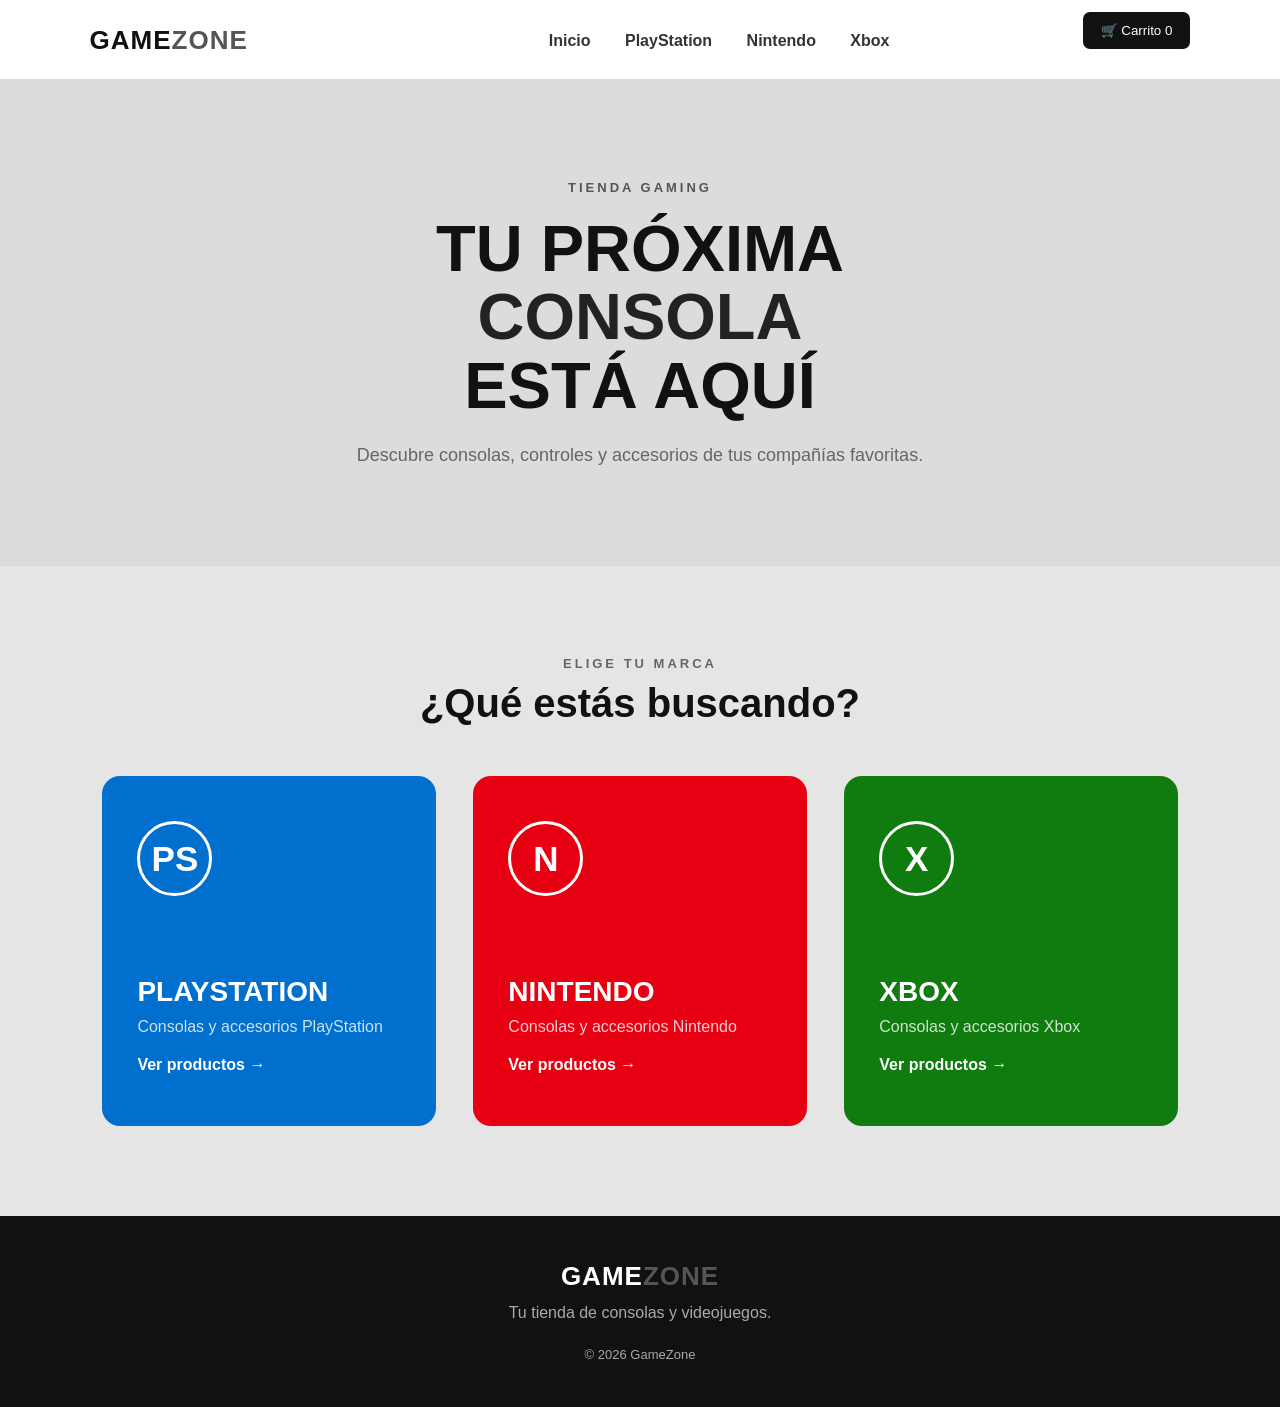
<file: Proyectos/Consolas/index.html>
<!DOCTYPE html>
<html lang="es">
<head>
    <meta charset="UTF-8">
    <meta name="viewport" content="width=device-width, initial-scale=1.0">

    <title>GameZone | Tienda de Consolas</title>

    <link rel="stylesheet" href="style.css">
</head>

<body class="inicio">

    <header>

        <div class="logo">
            GAME<span>ZONE</span>
        </div>

        <nav>
            <a href="index.html">Inicio</a>
            <a href="playstation.html">PlayStation</a>
            <a href="nintendo.html">Nintendo</a>
            <a href="xbox.html">Xbox</a>
        </nav>

        <button class="carrito" onclick="mostrarCarrito()">
            🛒 Carrito <span id="cantidad">0</span>
        </button>

    </header>


    <main>

        <section class="hero">

            <div class="hero-texto">

                <p>TIENDA GAMING</p>

                <h1>
                    TU PRÓXIMA
                    <span>CONSOLA</span>
                    ESTÁ AQUÍ
                </h1>

                <p class="descripcion">
                    Descubre consolas, controles y accesorios
                    de tus compañías favoritas.
                </p>

            </div>

        </section>


        <section class="marcas">

            <div class="titulo">

                <p>ELIGE TU MARCA</p>

                <h2>
                    ¿Qué estás buscando?
                </h2>

            </div>


            <div class="marcas-grid">


                <!-- PLAYSTATION -->

                <a href="playstation.html" class="marca playstation">

                    <div class="marca-logo">
                        PS
                    </div>

                    <h3>
                        PLAYSTATION
                    </h3>

                    <p>
                        Consolas y accesorios PlayStation
                    </p>

                    <span>
                        Ver productos →
                    </span>

                </a>


                <!-- NINTENDO -->

                <a href="nintendo.html" class="marca nintendo">

                    <div class="marca-logo">
                        N
                    </div>

                    <h3>
                        NINTENDO
                    </h3>

                    <p>
                        Consolas y accesorios Nintendo
                    </p>

                    <span>
                        Ver productos →
                    </span>

                </a>


                <!-- XBOX -->

                <a href="xbox.html" class="marca xbox">

                    <div class="marca-logo">
                        X
                    </div>

                    <h3>
                        XBOX
                    </h3>

                    <p>
                        Consolas y accesorios Xbox
                    </p>

                    <span>
                        Ver productos →
                    </span>

                </a>

            </div>

        </section>

    </main>


    <footer>

        <div class="logo">
            GAME<span>ZONE</span>
        </div>

        <p>
            Tu tienda de consolas y videojuegos.
        </p>

        <p class="copyright">
            © 2026 GameZone
        </p>

    </footer>


    <script src="script.js"></script>

</body>
</html>
</file>
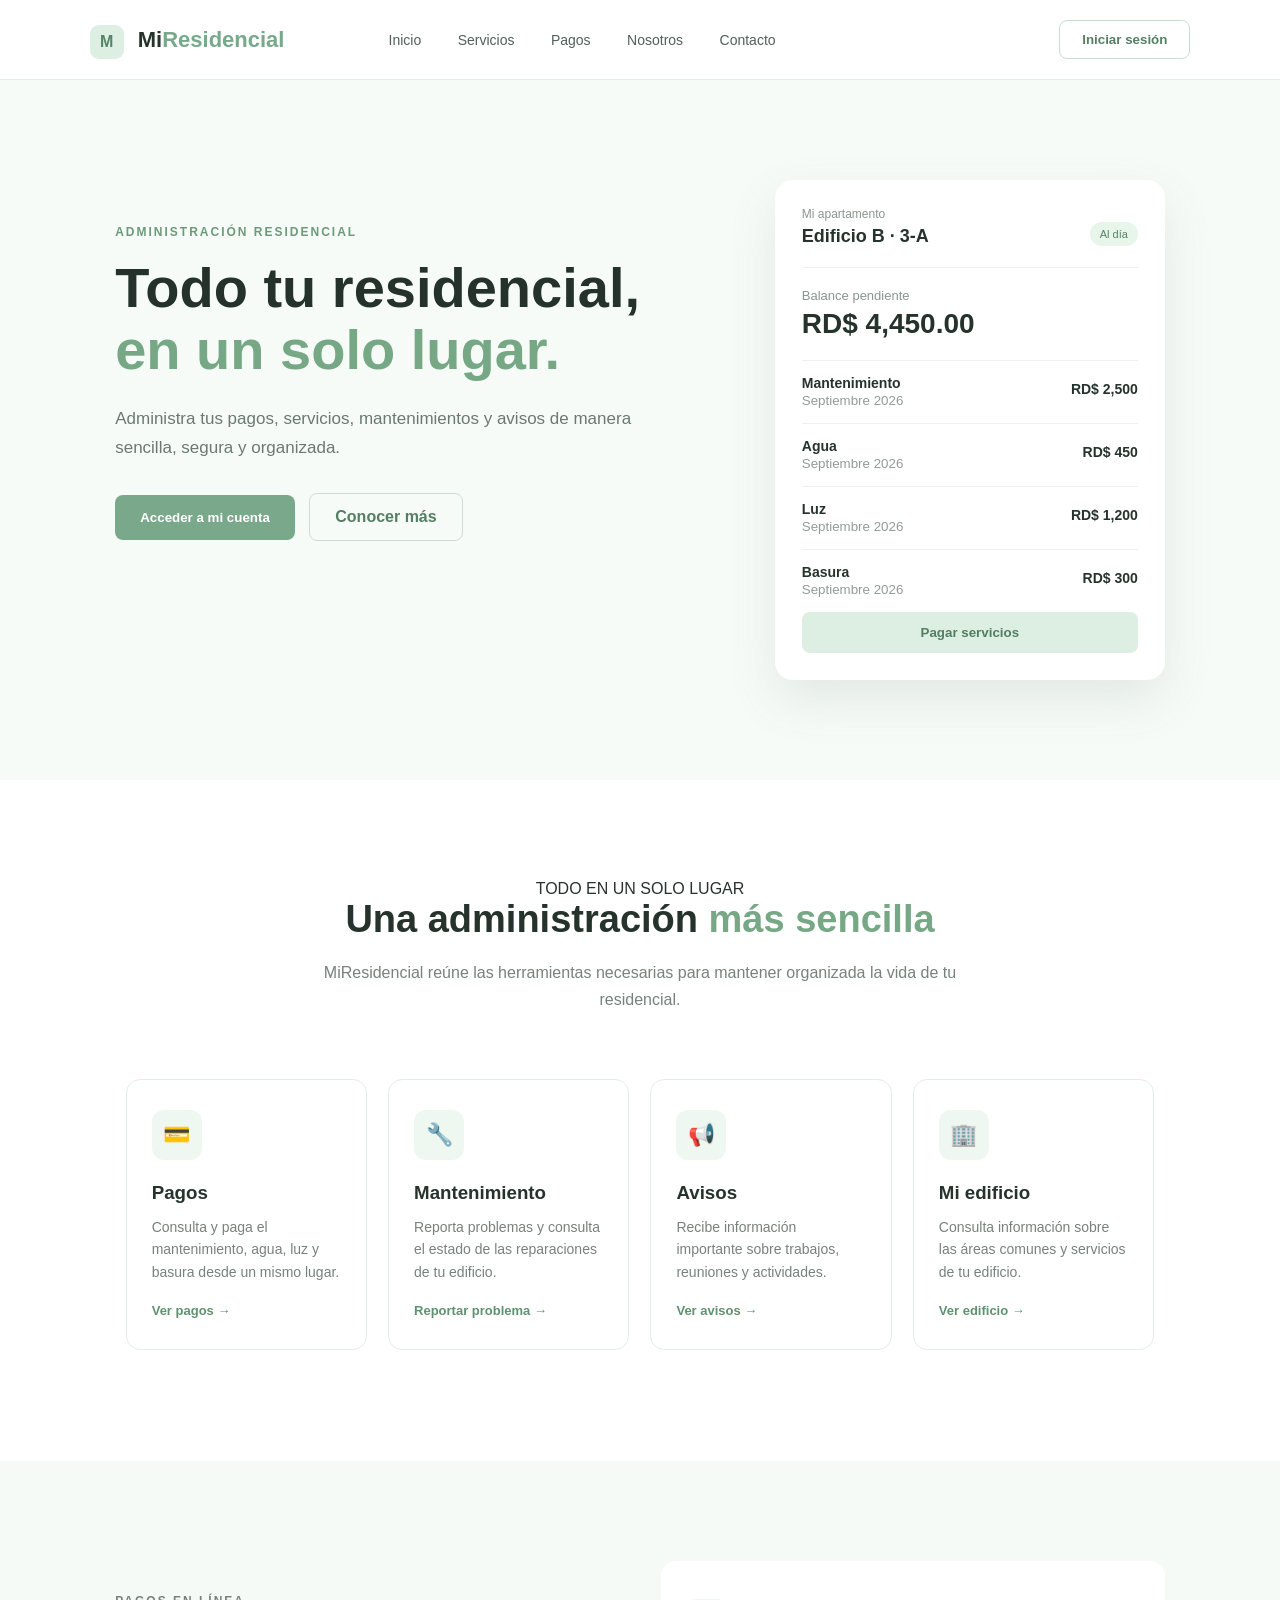
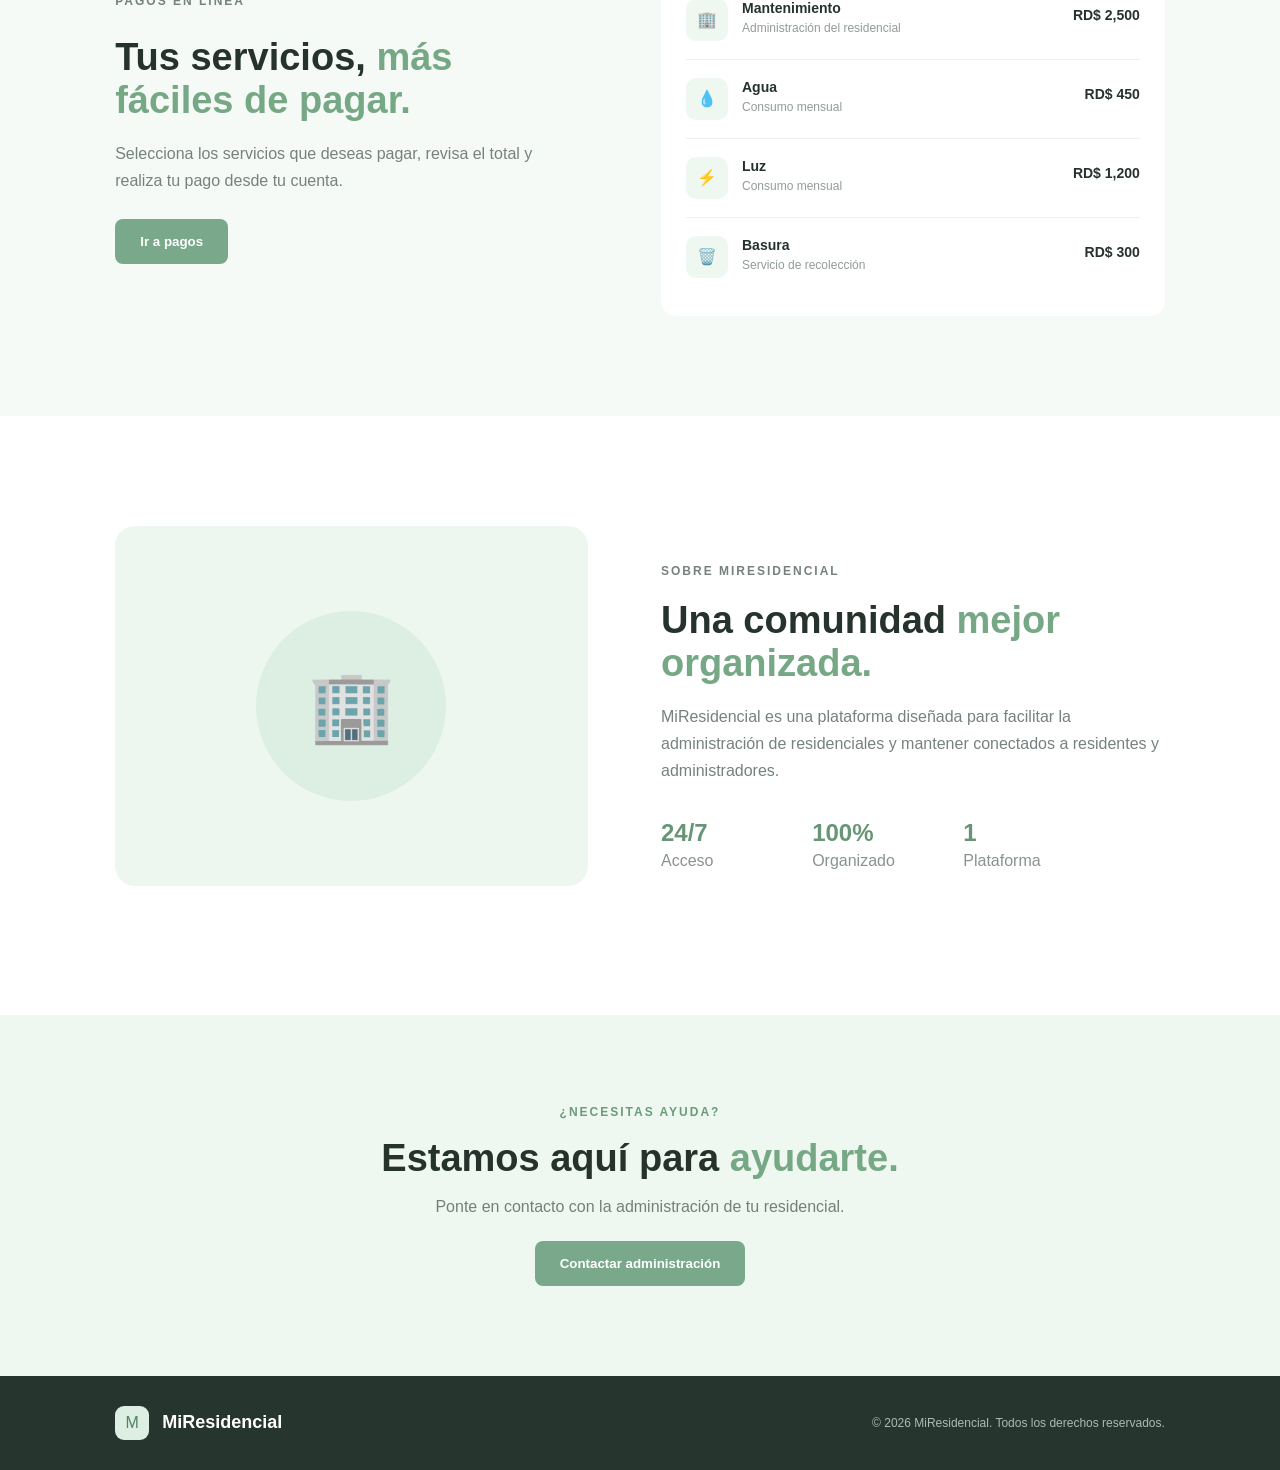
<file: Proyectos/Control de recidencial/index.html>
<!DOCTYPE html>
<html lang="es">
<head>
    <meta charset="UTF-8">
    <meta name="viewport" content="width=device-width, initial-scale=1.0">

    <title>MiResidencial | Administración Residencial</title>

    <link rel="stylesheet" href="style.css">
</head>

<body>

    <!-- ENCABEZADO -->
    <header>

        <div class="logo">
            <span class="icono">M</span>
            <span>Mi<span>Residencial</span></span>
        </div>

        <nav>
            <a href="#inicio">Inicio</a>
            <a href="#servicios">Servicios</a>
            <a href="#pagos">Pagos</a>
            <a href="#nosotros">Nosotros</a>
            <a href="#contacto">Contacto</a>
        </nav>

        <button class="btn-login" onclick="abrirLogin()">
            Iniciar sesión
        </button>

    </header>


    <!-- INICIO -->
    <section class="inicio" id="inicio">

        <div class="contenido-inicio">

            <p class="etiqueta">ADMINISTRACIÓN RESIDENCIAL</p>

            <h1>
                Todo tu residencial,
                <span>en un solo lugar.</span>
            </h1>

            <p class="descripcion">
                Administra tus pagos, servicios, mantenimientos
                y avisos de manera sencilla, segura y organizada.
            </p>

            <div class="botones">

                <button class="btn-principal" onclick="abrirLogin()">
                    Acceder a mi cuenta
                </button>

                <a href="#servicios" class="btn-secundario">
                    Conocer más
                </a>

            </div>

        </div>


        <!-- TARJETA DE RESUMEN -->
        <div class="tarjeta-resumen">

            <div class="encabezado-tarjeta">
                <div>
                    <p>Mi apartamento</p>
                    <h3>Edificio B · 3-A</h3>
                </div>

                <div class="estado">
                    Al día
                </div>
            </div>

            <div class="balance">
                <p>Balance pendiente</p>
                <h2>RD$ 4,450.00</h2>
            </div>

            <div class="servicio">
                <div>
                    <strong>Mantenimiento</strong>
                    <small>Septiembre 2026</small>
                </div>
                <b>RD$ 2,500</b>
            </div>

            <div class="servicio">
                <div>
                    <strong>Agua</strong>
                    <small>Septiembre 2026</small>
                </div>
                <b>RD$ 450</b>
            </div>

            <div class="servicio">
                <div>
                    <strong>Luz</strong>
                    <small>Septiembre 2026</small>
                </div>
                <b>RD$ 1,200</b>
            </div>

            <div class="servicio">
                <div>
                    <strong>Basura</strong>
                    <small>Septiembre 2026</small>
                </div>
                <b>RD$ 300</b>
            </div>

            <button class="btn-pagar" onclick="abrirPago()">
                Pagar servicios
            </button>

        </div>

    </section>


    <!-- SERVICIOS -->
    <section class="servicios" id="servicios">

        <div class="titulo-seccion">
            <p>TODO EN UN SOLO LUGAR</p>

            <h2>
                Una administración
                <span>más sencilla</span>
            </h2>

            <p>
                MiResidencial reúne las herramientas necesarias
                para mantener organizada la vida de tu residencial.
            </p>
        </div>


        <div class="tarjetas-servicios">

            <div class="card">

                <div class="icono-card">💳</div>

                <h3>Pagos</h3>

                <p>
                    Consulta y paga el mantenimiento,
                    agua, luz y basura desde un mismo lugar.
                </p>

                <a href="#pagos">Ver pagos →</a>

            </div>


            <div class="card">

                <div class="icono-card">🔧</div>

                <h3>Mantenimiento</h3>

                <p>
                    Reporta problemas y consulta el estado
                    de las reparaciones de tu edificio.
                </p>

                <a href="#">Reportar problema →</a>

            </div>


            <div class="card">

                <div class="icono-card">📢</div>

                <h3>Avisos</h3>

                <p>
                    Recibe información importante sobre
                    trabajos, reuniones y actividades.
                </p>

                <a href="#">Ver avisos →</a>

            </div>


            <div class="card">

                <div class="icono-card">🏢</div>

                <h3>Mi edificio</h3>

                <p>
                    Consulta información sobre las áreas
                    comunes y servicios de tu edificio.
                </p>

                <a href="#">Ver edificio →</a>

            </div>

        </div>

    </section>


    <!-- PAGOS -->
    <section class="pagos" id="pagos">

        <div class="pagos-contenido">

            <p class="etiqueta">PAGOS EN LÍNEA</p>

            <h2>
                Tus servicios,
                <span>más fáciles de pagar.</span>
            </h2>

            <p>
                Selecciona los servicios que deseas pagar,
                revisa el total y realiza tu pago desde tu cuenta.
            </p>

            <button class="btn-principal" onclick="abrirPago()">
                Ir a pagos
            </button>

        </div>


        <div class="lista-pagos">

            <div class="pago-item">
                <div class="pago-icono">🏢</div>

                <div>
                    <strong>Mantenimiento</strong>
                    <p>Administración del residencial</p>
                </div>

                <span>RD$ 2,500</span>
            </div>


            <div class="pago-item">
                <div class="pago-icono">💧</div>

                <div>
                    <strong>Agua</strong>
                    <p>Consumo mensual</p>
                </div>

                <span>RD$ 450</span>
            </div>


            <div class="pago-item">
                <div class="pago-icono">⚡</div>

                <div>
                    <strong>Luz</strong>
                    <p>Consumo mensual</p>
                </div>

                <span>RD$ 1,200</span>
            </div>


            <div class="pago-item">
                <div class="pago-icono">🗑️</div>

                <div>
                    <strong>Basura</strong>
                    <p>Servicio de recolección</p>
                </div>

                <span>RD$ 300</span>
            </div>

        </div>

    </section>


    <!-- NOSOTROS -->
    <section class="nosotros" id="nosotros">

        <div class="nosotros-imagen">
            <div class="circulo">
                🏢
            </div>
        </div>

        <div class="nosotros-texto">

            <p class="etiqueta">SOBRE MIRESIDENCIAL</p>

            <h2>
                Una comunidad
                <span>mejor organizada.</span>
            </h2>

            <p>
                MiResidencial es una plataforma diseñada para
                facilitar la administración de residenciales y
                mantener conectados a residentes y administradores.
            </p>

            <div class="datos">

                <div>
                    <strong>24/7</strong>
                    <p>Acceso</p>
                </div>

                <div>
                    <strong>100%</strong>
                    <p>Organizado</p>
                </div>

                <div>
                    <strong>1</strong>
                    <p>Plataforma</p>
                </div>

            </div>

        </div>

    </section>


    <!-- CONTACTO -->
    <section class="contacto" id="contacto">

        <p class="etiqueta">¿NECESITAS AYUDA?</p>

        <h2>
            Estamos aquí para
            <span>ayudarte.</span>
        </h2>

        <p>
            Ponte en contacto con la administración
            de tu residencial.
        </p>

        <button class="btn-principal" onclick="mostrarContacto()">
            Contactar administración
        </button>

    </section>


    <!-- PIE DE PÁGINA -->
    <footer>

        <div class="footer-logo">
            <span class="icono">M</span>
            <strong>MiResidencial</strong>
        </div>

        <p>
            © 2026 MiResidencial. Todos los derechos reservados.
        </p>

    </footer>


    <!-- VENTANA DE LOGIN -->
    <div class="modal" id="modalLogin">

        <div class="modal-contenido">

            <button class="cerrar" onclick="cerrarLogin()">×</button>

            <div class="modal-logo">
                <span class="icono">M</span>
                MiResidencial
            </div>

            <h2>Bienvenido</h2>

            <p>Accede a tu cuenta residencial.</p>

            <input type="text" id="usuario" placeholder="Usuario o correo">

            <input type="password" id="password" placeholder="Contraseña">

            <button class="btn-principal btn-modal" onclick="iniciarSesion()">
                Iniciar sesión
            </button>

            <a href="#">¿Olvidaste tu contraseña?</a>

        </div>

    </div>


    <!-- VENTANA DE PAGO -->
    <div class="modal" id="modalPago">

        <div class="modal-contenido pago-modal">

            <button class="cerrar" onclick="cerrarPago()">×</button>

            <p class="etiqueta">PAGO DE SERVICIOS</p>

            <h2>Selecciona qué deseas pagar</h2>

            <label>
                <input type="checkbox" value="2500" class="servicio-check">
                Mantenimiento — RD$ 2,500
            </label>

            <label>
                <input type="checkbox" value="450" class="servicio-check">
                Agua — RD$ 450
            </label>

            <label>
                <input type="checkbox" value="1200" class="servicio-check">
                Luz — RD$ 1,200
            </label>

            <label>
                <input type="checkbox" value="300" class="servicio-check">
                Basura — RD$ 300
            </label>

            <div class="total-pago">
                Total:
                <strong id="totalPago">RD$ 0</strong>
            </div>

            <button class="btn-principal btn-modal" onclick="procesarPago()">
                Continuar al pago
            </button>

        </div>

    </div>


    <script src="script.js"></script>

</body>
</html>
</file>
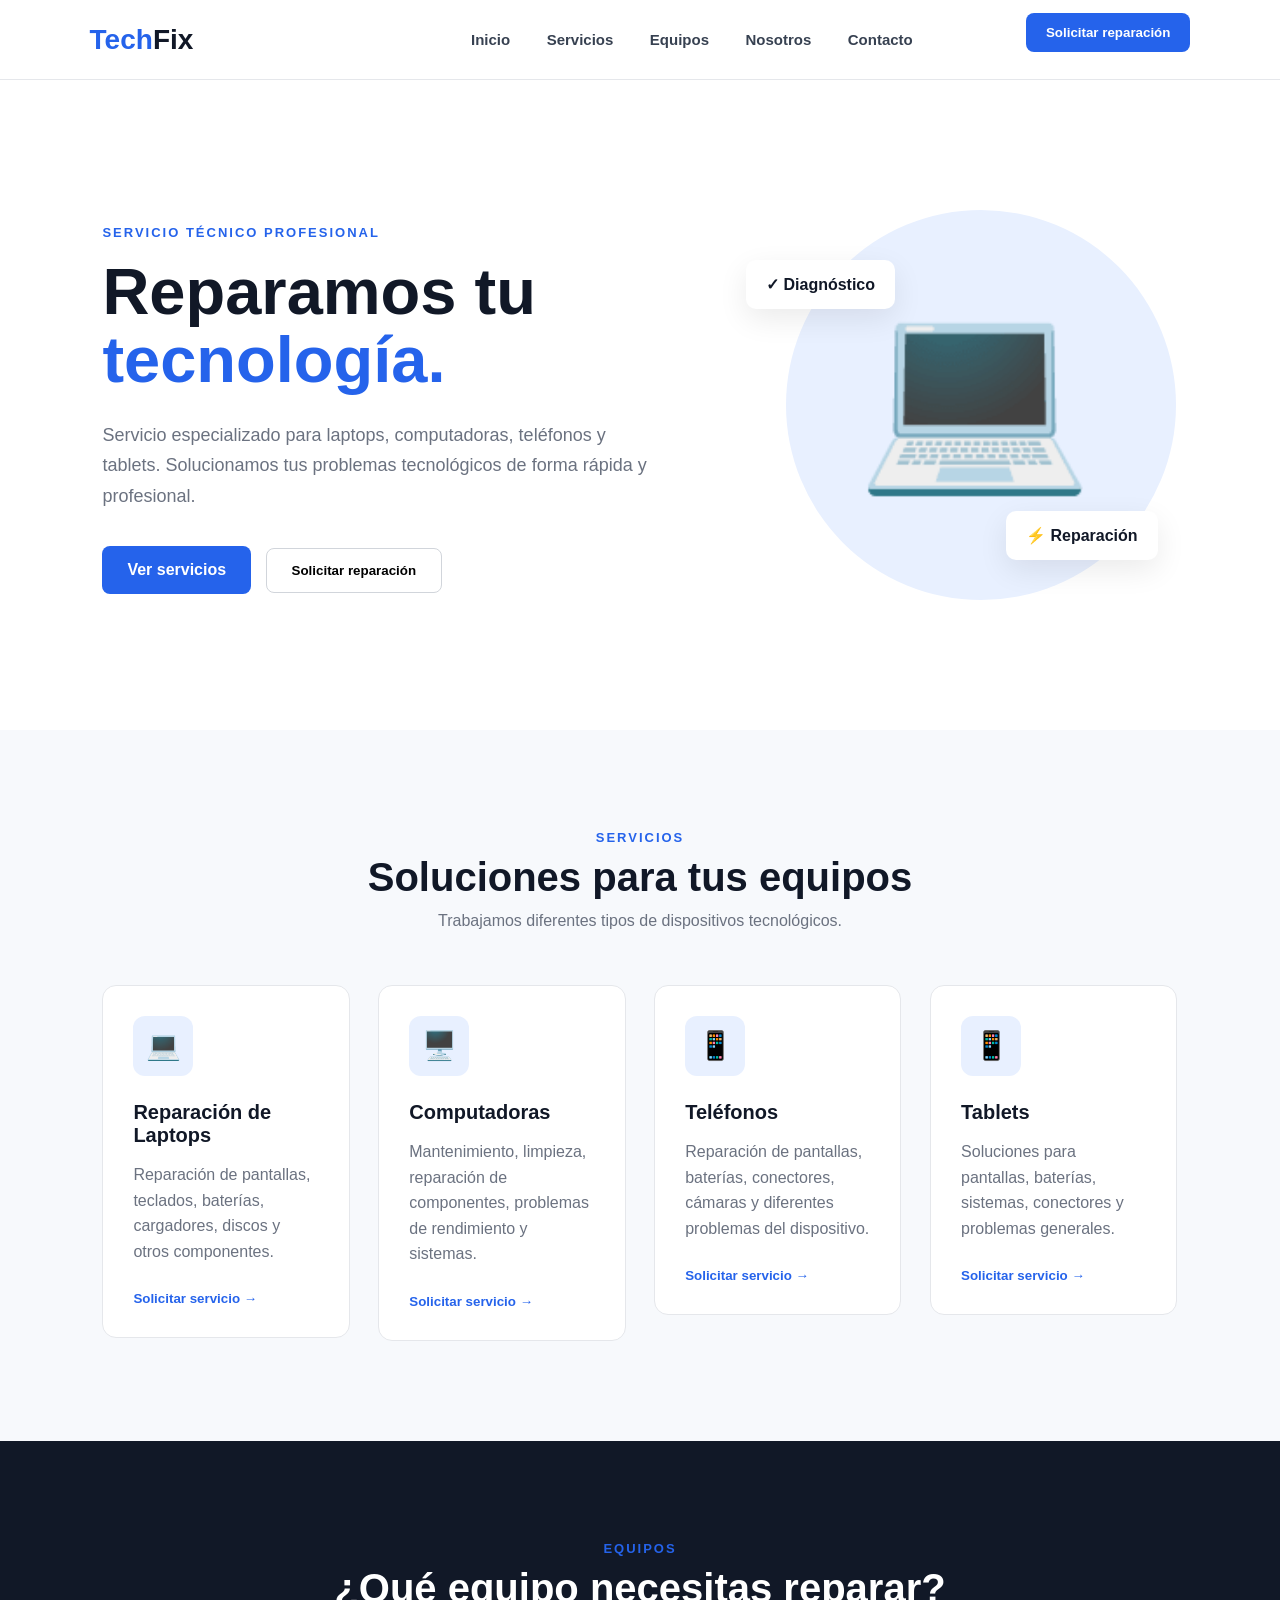
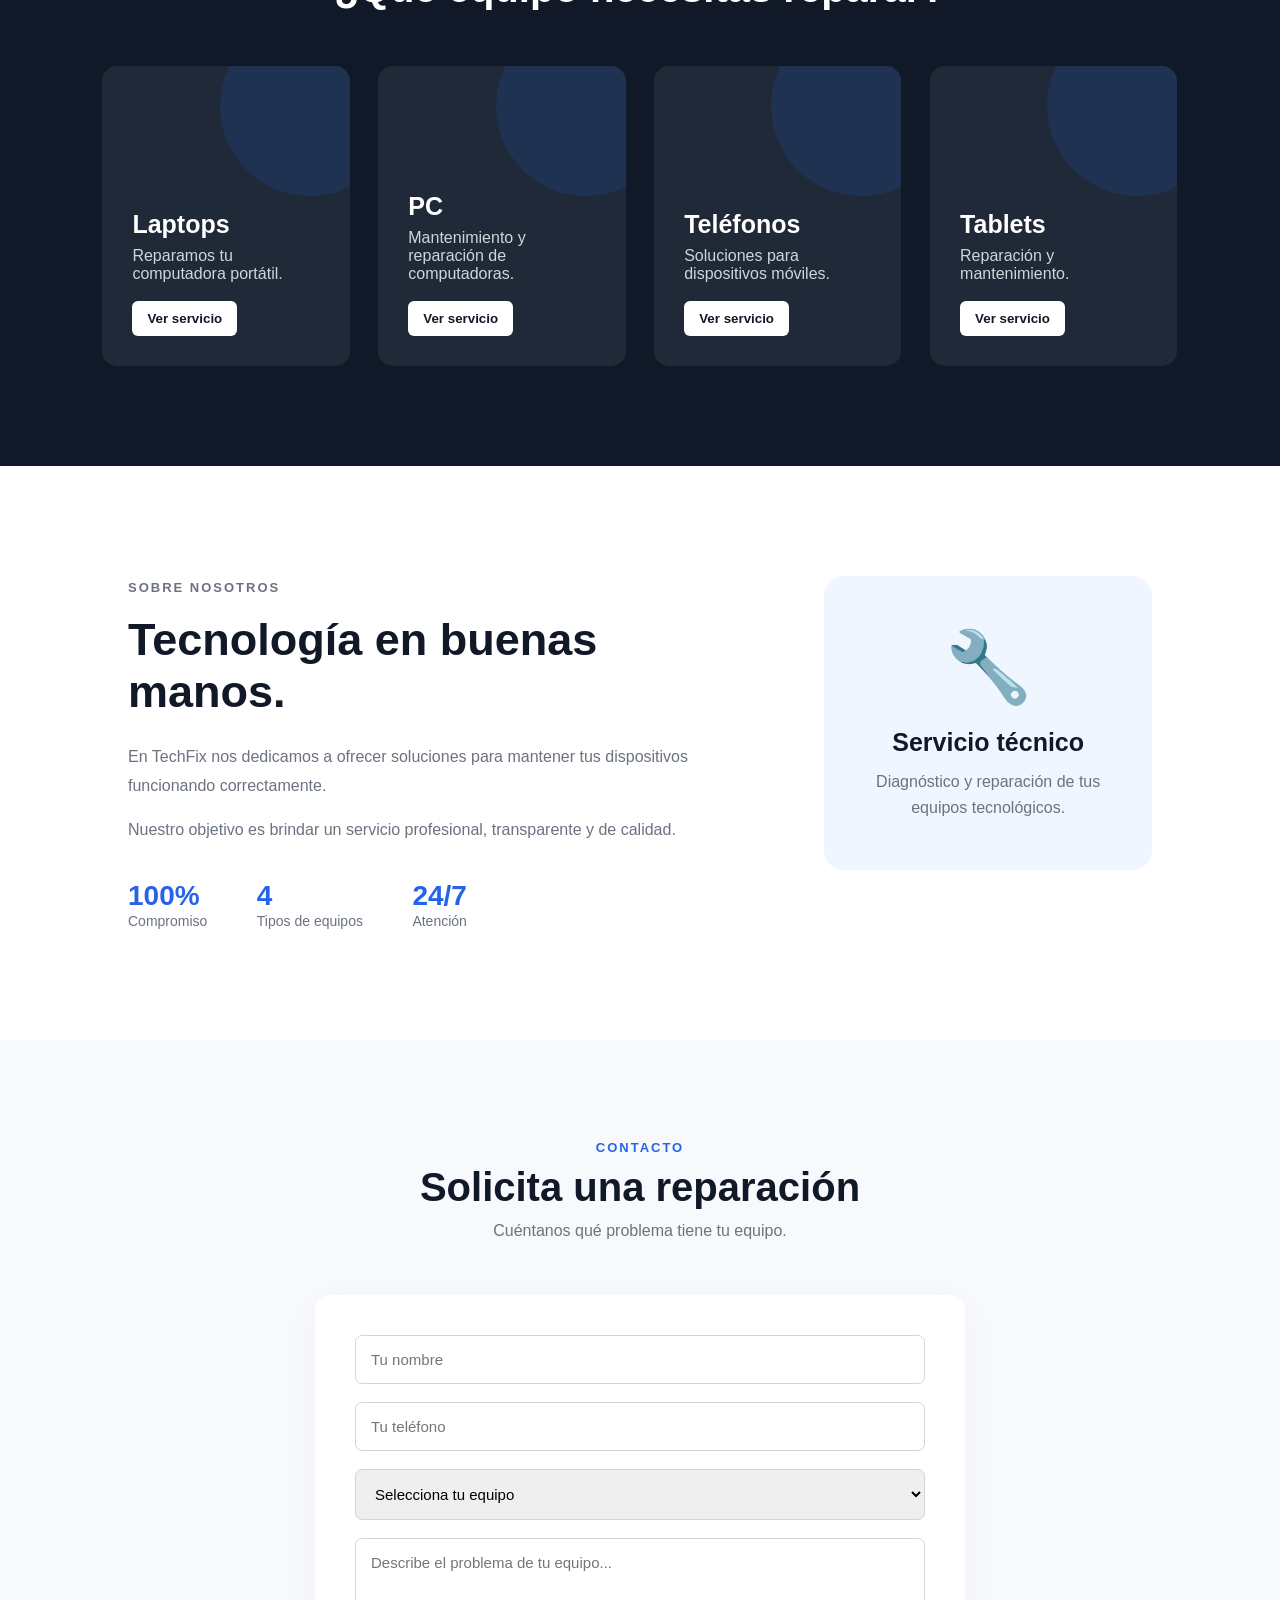
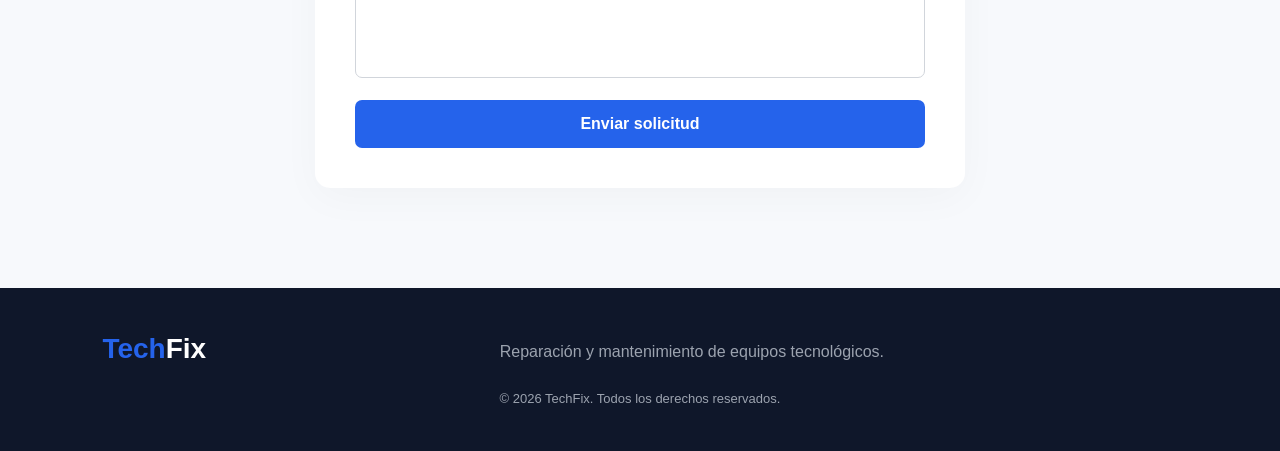
<file: Proyectos/Reparacion de equipos/index.html>
<!DOCTYPE html>
<html lang="es">
<head>
    <meta charset="UTF-8">
    <meta name="viewport" content="width=device-width, initial-scale=1.0">

    <title>TechFix | Reparación de Equipos</title>

    <link rel="stylesheet" href="style.css">
</head>

<body>

    <!-- HEADER -->
    <header>
        <div class="logo">
            <span>Tech</span>Fix
        </div>

        <nav>
            <a href="#inicio">Inicio</a>
            <a href="#servicios">Servicios</a>
            <a href="#equipos">Equipos</a>
            <a href="#nosotros">Nosotros</a>
            <a href="#contacto">Contacto</a>
        </nav>

        <button class="btn-header" onclick="mostrarContacto()">
            Solicitar reparación
        </button>
    </header>


    <!-- INICIO -->
    <section id="inicio" class="hero">

        <div class="hero-text">

            <p class="mini-titulo">SERVICIO TÉCNICO PROFESIONAL</p>

            <h1>
                Reparamos tu
                <span>tecnología.</span>
            </h1>

            <p class="descripcion">
                Servicio especializado para laptops, computadoras,
                teléfonos y tablets. Solucionamos tus problemas
                tecnológicos de forma rápida y profesional.
            </p>

            <div class="botones">

                <a href="#servicios" class="btn-principal">
                    Ver servicios
                </a>

                <button class="btn-secundario" onclick="mostrarContacto()">
                    Solicitar reparación
                </button>

            </div>

        </div>

        <div class="hero-equipo">

            <div class="circulo"></div>

            <div class="computadora">
                💻
            </div>

            <div class="tarjeta tarjeta1">
                ✓ Diagnóstico
            </div>

            <div class="tarjeta tarjeta2">
                ⚡ Reparación
            </div>

        </div>

    </section>


    <!-- SERVICIOS -->
    <section id="servicios" class="seccion">

        <div class="titulo-seccion">

            <p>SERVICIOS</p>

            <h2>
                Soluciones para tus equipos
            </h2>

            <span>
                Trabajamos diferentes tipos de dispositivos tecnológicos.
            </span>

        </div>


        <div class="servicios">

            <div class="servicio">
                <div class="icono">💻</div>

                <h3>Reparación de Laptops</h3>

                <p>
                    Reparación de pantallas, teclados, baterías,
                    cargadores, discos y otros componentes.
                </p>

                <button onclick="seleccionarServicio('Laptop')">
                    Solicitar servicio →
                </button>
            </div>


            <div class="servicio">
                <div class="icono">🖥️</div>

                <h3>Computadoras</h3>

                <p>
                    Mantenimiento, limpieza, reparación de componentes,
                    problemas de rendimiento y sistemas.
                </p>

                <button onclick="seleccionarServicio('Computadora')">
                    Solicitar servicio →
                </button>
            </div>


            <div class="servicio">
                <div class="icono">📱</div>

                <h3>Teléfonos</h3>

                <p>
                    Reparación de pantallas, baterías, conectores,
                    cámaras y diferentes problemas del dispositivo.
                </p>

                <button onclick="seleccionarServicio('Teléfono')">
                    Solicitar servicio →
                </button>
            </div>


            <div class="servicio">
                <div class="icono">📱</div>

                <h3>Tablets</h3>

                <p>
                    Soluciones para pantallas, baterías, sistemas,
                    conectores y problemas generales.
                </p>

                <button onclick="seleccionarServicio('Tablet')">
                    Solicitar servicio →
                </button>
            </div>

        </div>

    </section>


    <!-- EQUIPOS -->
    <section id="equipos" class="equipos">

        <div class="titulo-seccion">

            <p>EQUIPOS</p>

            <h2>
                ¿Qué equipo necesitas reparar?
            </h2>

        </div>


        <div class="equipos-grid">

            <div class="equipo laptop">
                <div>
                    <h3>Laptops</h3>
                    <p>Reparamos tu computadora portátil.</p>
                    <button onclick="seleccionarServicio('Laptop')">
                        Ver servicio
                    </button>
                </div>
            </div>


            <div class="equipo pc">
                <div>
                    <h3>PC</h3>
                    <p>Mantenimiento y reparación de computadoras.</p>
                    <button onclick="seleccionarServicio('Computadora')">
                        Ver servicio
                    </button>
                </div>
            </div>


            <div class="equipo telefono">
                <div>
                    <h3>Teléfonos</h3>
                    <p>Soluciones para dispositivos móviles.</p>
                    <button onclick="seleccionarServicio('Teléfono')">
                        Ver servicio
                    </button>
                </div>
            </div>


            <div class="equipo tablet">
                <div>
                    <h3>Tablets</h3>
                    <p>Reparación y mantenimiento.</p>
                    <button onclick="seleccionarServicio('Tablet')">
                        Ver servicio
                    </button>
                </div>
            </div>

        </div>

    </section>


    <!-- NOSOTROS -->
    <section id="nosotros" class="nosotros">

        <div class="nosotros-texto">

            <p class="mini-titulo">SOBRE NOSOTROS</p>

            <h2>
                Tecnología en buenas manos.
            </h2>

            <p>
                En TechFix nos dedicamos a ofrecer soluciones
                para mantener tus dispositivos funcionando
                correctamente.
            </p>

            <p>
                Nuestro objetivo es brindar un servicio
                profesional, transparente y de calidad.
            </p>

            <div class="estadisticas">

                <div>
                    <strong>100%</strong>
                    <span>Compromiso</span>
                </div>

                <div>
                    <strong>4</strong>
                    <span>Tipos de equipos</span>
                </div>

                <div>
                    <strong>24/7</strong>
                    <span>Atención</span>
                </div>

            </div>

        </div>


        <div class="nosotros-card">

            <div class="icono-grande">
                🔧
            </div>

            <h3>
                Servicio técnico
            </h3>

            <p>
                Diagnóstico y reparación de tus equipos
                tecnológicos.
            </p>

        </div>

    </section>


    <!-- CONTACTO -->
    <section id="contacto" class="contacto">

        <div class="titulo-seccion">

            <p>CONTACTO</p>

            <h2>
                Solicita una reparación
            </h2>

            <span>
                Cuéntanos qué problema tiene tu equipo.
            </span>

        </div>


        <form id="formulario">

            <input
                type="text"
                id="nombre"
                placeholder="Tu nombre"
                required
            >

            <input
                type="tel"
                id="telefono"
                placeholder="Tu teléfono"
                required
            >

            <select id="equipo" required>

                <option value="">
                    Selecciona tu equipo
                </option>

                <option value="Laptop">
                    Laptop
                </option>

                <option value="Computadora">
                    Computadora
                </option>

                <option value="Teléfono">
                    Teléfono
                </option>

                <option value="Tablet">
                    Tablet
                </option>

            </select>


            <textarea
                id="problema"
                placeholder="Describe el problema de tu equipo..."
                required
            ></textarea>


            <button type="submit">
                Enviar solicitud
            </button>

        </form>

    </section>


    <!-- FOOTER -->
    <footer>

        <div class="logo">
            <span>Tech</span>Fix
        </div>

        <p>
            Reparación y mantenimiento de equipos tecnológicos.
        </p>

        <p class="copyright">
            © 2026 TechFix. Todos los derechos reservados.
        </p>

    </footer>


    <!-- VENTANA DE MENSAJE -->
    <div id="mensaje" class="modal">

        <div class="modal-contenido">

            <button class="cerrar" onclick="cerrarModal()">
                ×
            </button>

            <div class="modal-icono">
                ✓
            </div>

            <h2>
                ¡Solicitud enviada!
            </h2>

            <p>
                Hemos recibido tu solicitud de reparación.
                Pronto nos pondremos en contacto contigo.
            </p>

            <button onclick="cerrarModal()">
                Aceptar
            </button>

        </div>

    </div>


    <script src="script.js"></script>

</body>
</html>
</file>
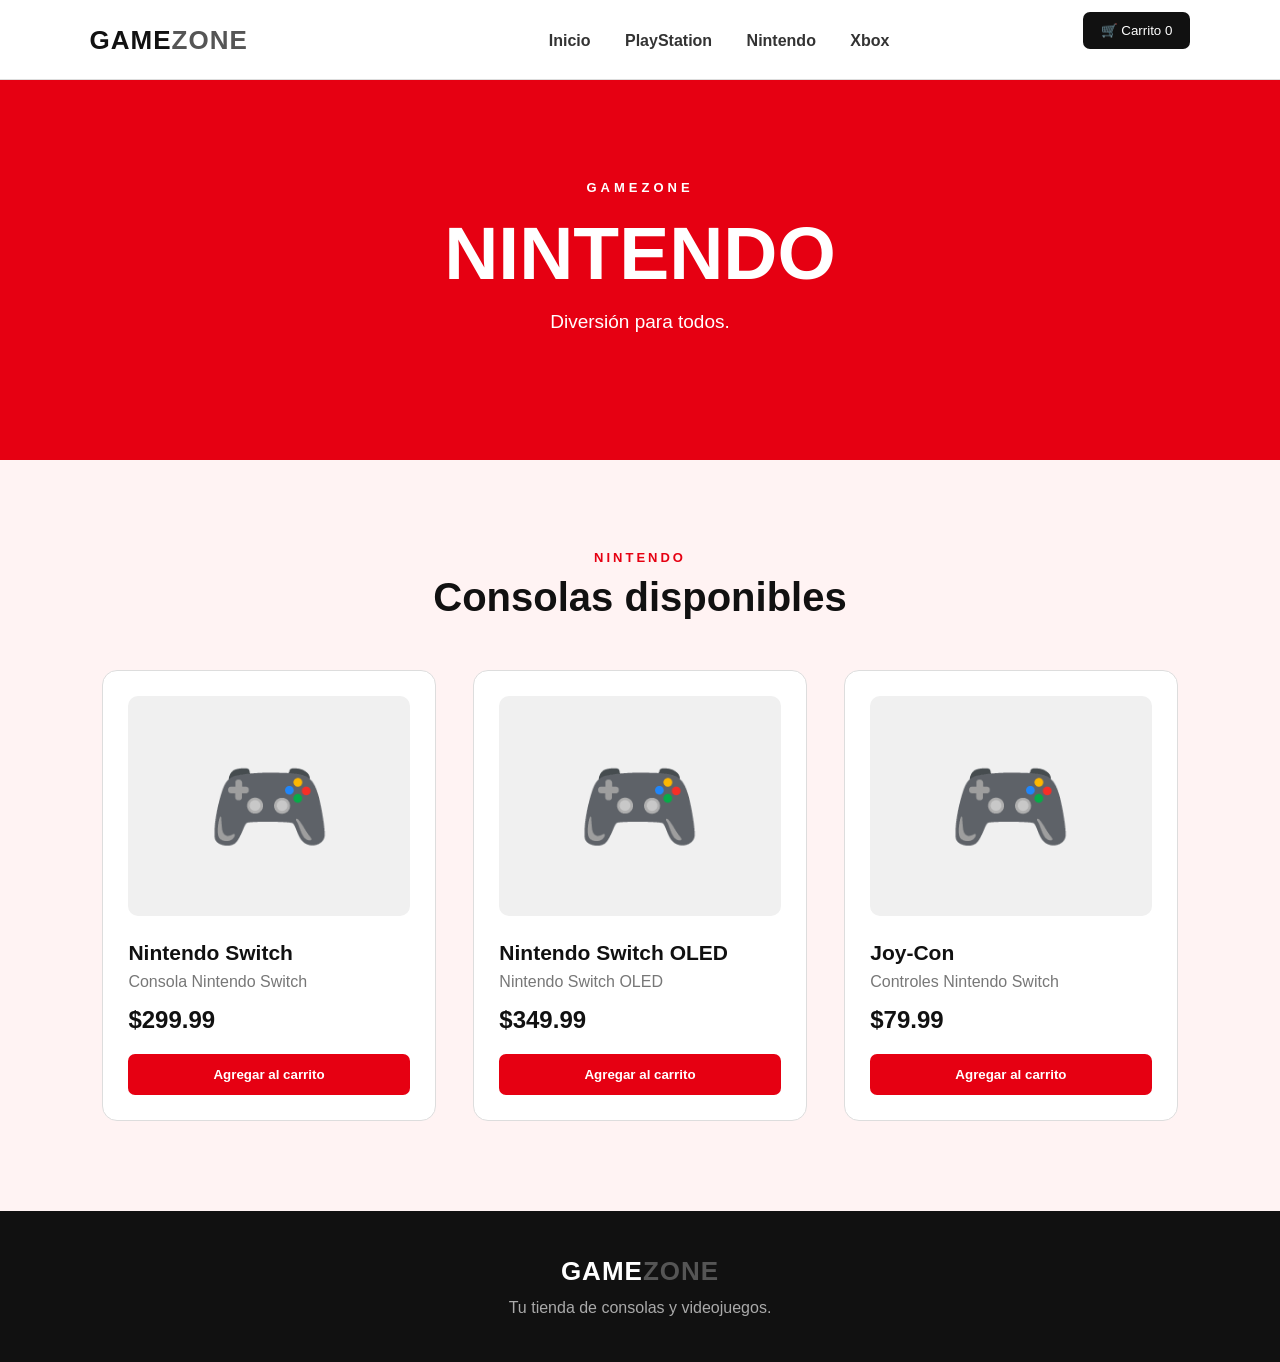
<file: Proyectos/Consolas/nintendo.html>
<!DOCTYPE html>
<html lang="es">

<head>

    <meta charset="UTF-8">

    <meta name="viewport" content="width=device-width, initial-scale=1.0">

    <title>GameZone | Nintendo</title>

    <link rel="stylesheet" href="style.css">

</head>

<body class="pagina-nintendo">


    <header>

        <div class="logo">
            GAME<span>ZONE</span>
        </div>

        <nav>

            <a href="index.html">
                Inicio
            </a>

            <a href="playstation.html">
                PlayStation
            </a>

            <a href="nintendo.html">
                Nintendo
            </a>

            <a href="xbox.html">
                Xbox
            </a>

        </nav>

        <button class="carrito" onclick="mostrarCarrito()">
            🛒 Carrito <span id="cantidad">0</span>
        </button>

    </header>


    <section class="marca-hero">

        <p>GAMEZONE</p>

        <h1>
            NINTENDO
        </h1>

        <span>
            Diversión para todos.
        </span>

    </section>


    <section class="productos">

        <div class="titulo-productos">

            <p>NINTENDO</p>

            <h2>
                Consolas disponibles
            </h2>

        </div>


        <div class="productos-grid">


            <div class="producto">

                <div class="producto-imagen">
                    🎮
                </div>

                <h3>
                    Nintendo Switch
                </h3>

                <p>
                    Consola Nintendo Switch
                </p>

                <strong>
                    $299.99
                </strong>

                <button onclick="agregarCarrito('Nintendo Switch', 299.99)">
                    Agregar al carrito
                </button>

            </div>


            <div class="producto">

                <div class="producto-imagen">
                    🎮
                </div>

                <h3>
                    Nintendo Switch OLED
                </h3>

                <p>
                    Nintendo Switch OLED
                </p>

                <strong>
                    $349.99
                </strong>

                <button onclick="agregarCarrito('Nintendo Switch OLED', 349.99)">
                    Agregar al carrito
                </button>

            </div>


            <div class="producto">

                <div class="producto-imagen">
                    🎮
                </div>

                <h3>
                    Joy-Con
                </h3>

                <p>
                    Controles Nintendo Switch
                </p>

                <strong>
                    $79.99
                </strong>

                <button onclick="agregarCarrito('Joy-Con', 79.99)">
                    Agregar al carrito
                </button>

            </div>


        </div>

    </section>


    <footer>

        <div class="logo">
            GAME<span>ZONE</span>
        </div>

        <p>
            Tu tienda de consolas y videojuegos.
        </p>

    </footer>


    <script src="script.js"></script>

</body>
</html>
</file>
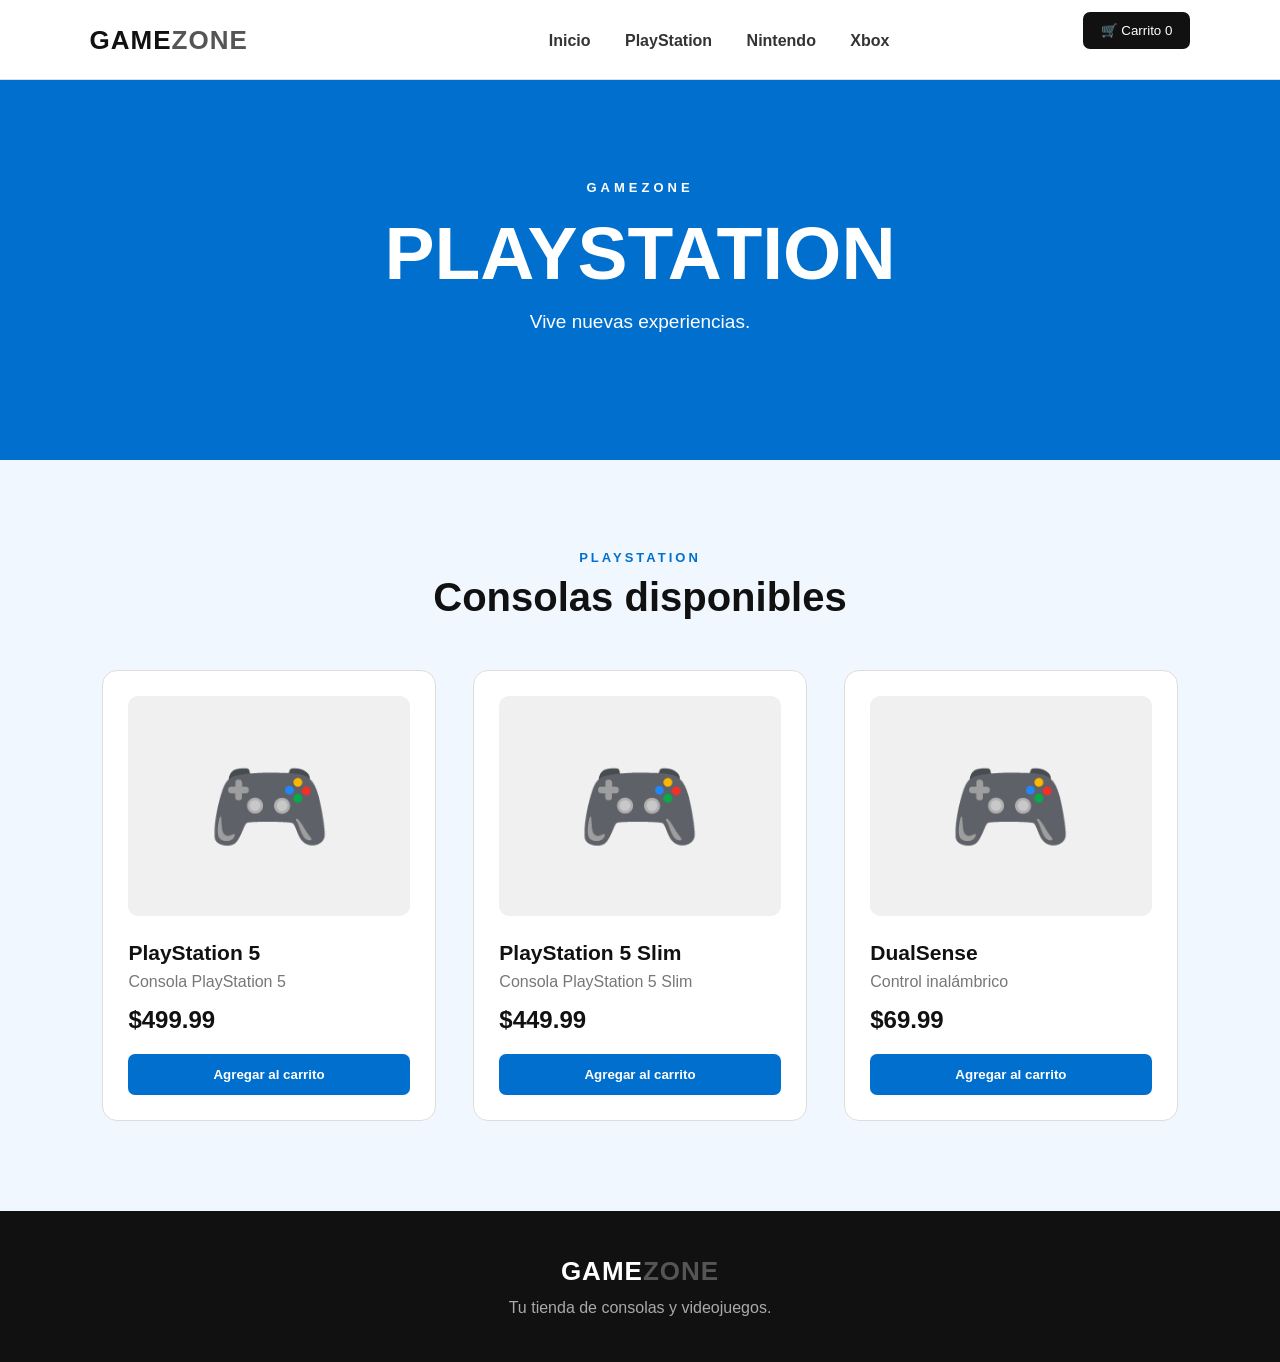
<file: Proyectos/Consolas/playstation.html>
<!DOCTYPE html>
<html lang="es">
<head>

    <meta charset="UTF-8">

    <meta name="viewport" content="width=device-width, initial-scale=1.0">

    <title>GameZone | PlayStation</title>

    <link rel="stylesheet" href="style.css">

</head>

<body class="pagina-playstation">


    <header>

        <div class="logo">
            GAME<span>ZONE</span>
        </div>

        <nav>

            <a href="index.html">
                Inicio
            </a>

            <a href="playstation.html">
                PlayStation
            </a>

            <a href="nintendo.html">
                Nintendo
            </a>

            <a href="xbox.html">
                Xbox
            </a>

        </nav>

        <button class="carrito" onclick="mostrarCarrito()">
            🛒 Carrito <span id="cantidad">0</span>
        </button>

    </header>


    <section class="marca-hero">

        <p>GAMEZONE</p>

        <h1>
            PLAYSTATION
        </h1>

        <span>
            Vive nuevas experiencias.
        </span>

    </section>


    <section class="productos">

        <div class="titulo-productos">

            <p>PLAYSTATION</p>

            <h2>
                Consolas disponibles
            </h2>

        </div>


        <div class="productos-grid">


            <div class="producto">

                <div class="producto-imagen">
                    🎮
                </div>

                <h3>
                    PlayStation 5
                </h3>

                <p>
                    Consola PlayStation 5
                </p>

                <strong>
                    $499.99
                </strong>

                <button onclick="agregarCarrito('PlayStation 5', 499.99)">
                    Agregar al carrito
                </button>

            </div>


            <div class="producto">

                <div class="producto-imagen">
                    🎮
                </div>

                <h3>
                    PlayStation 5 Slim
                </h3>

                <p>
                    Consola PlayStation 5 Slim
                </p>

                <strong>
                    $449.99
                </strong>

                <button onclick="agregarCarrito('PlayStation 5 Slim', 449.99)">
                    Agregar al carrito
                </button>

            </div>


            <div class="producto">

                <div class="producto-imagen">
                    🎮
                </div>

                <h3>
                    DualSense
                </h3>

                <p>
                    Control inalámbrico
                </p>

                <strong>
                    $69.99
                </strong>

                <button onclick="agregarCarrito('DualSense', 69.99)">
                    Agregar al carrito
                </button>

            </div>


        </div>

    </section>


    <footer>

        <div class="logo">
            GAME<span>ZONE</span>
        </div>

        <p>
            Tu tienda de consolas y videojuegos.
        </p>

    </footer>


    <script src="script.js"></script>

</body>
</html>
</file>
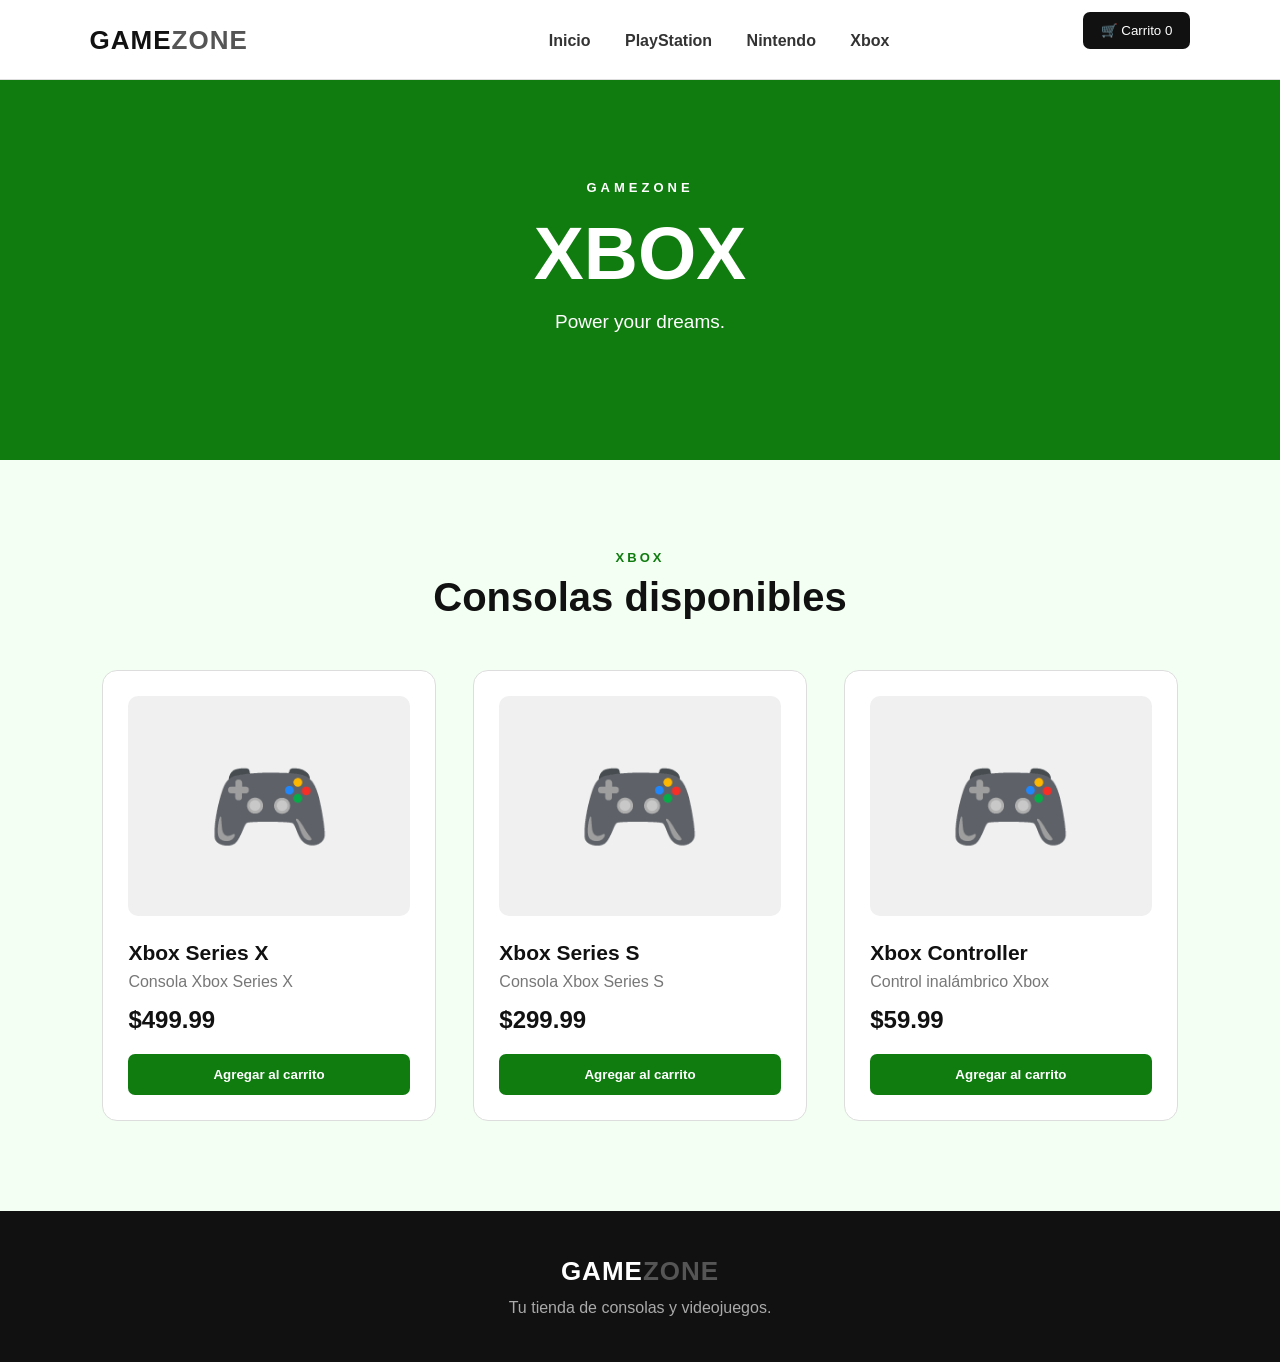
<file: Proyectos/Consolas/xbox.html>
<!DOCTYPE html>
<html lang="es">

<head>

    <meta charset="UTF-8">

    <meta name="viewport" content="width=device-width, initial-scale=1.0">

    <title>GameZone | Xbox</title>

    <link rel="stylesheet" href="style.css">

</head>

<body class="pagina-xbox">


    <header>

        <div class="logo">
            GAME<span>ZONE</span>
        </div>

        <nav>

            <a href="index.html">
                Inicio
            </a>

            <a href="playstation.html">
                PlayStation
            </a>

            <a href="nintendo.html">
                Nintendo
            </a>

            <a href="xbox.html">
                Xbox
            </a>

        </nav>

        <button class="carrito" onclick="mostrarCarrito()">
            🛒 Carrito <span id="cantidad">0</span>
        </button>

    </header>


    <section class="marca-hero">

        <p>GAMEZONE</p>

        <h1>
            XBOX
        </h1>

        <span>
            Power your dreams.
        </span>

    </section>


    <section class="productos">

        <div class="titulo-productos">

            <p>XBOX</p>

            <h2>
                Consolas disponibles
            </h2>

        </div>


        <div class="productos-grid">


            <div class="producto">

                <div class="producto-imagen">
                    🎮
                </div>

                <h3>
                    Xbox Series X
                </h3>

                <p>
                    Consola Xbox Series X
                </p>

                <strong>
                    $499.99
                </strong>

                <button onclick="agregarCarrito('Xbox Series X', 499.99)">
                    Agregar al carrito
                </button>

            </div>


            <div class="producto">

                <div class="producto-imagen">
                    🎮
                </div>

                <h3>
                    Xbox Series S
                </h3>

                <p>
                    Consola Xbox Series S
                </p>

                <strong>
                    $299.99
                </strong>

                <button onclick="agregarCarrito('Xbox Series S', 299.99)">
                    Agregar al carrito
                </button>

            </div>


            <div class="producto">

                <div class="producto-imagen">
                    🎮
                </div>

                <h3>
                    Xbox Controller
                </h3>

                <p>
                    Control inalámbrico Xbox
                </p>

                <strong>
                    $59.99
                </strong>

                <button onclick="agregarCarrito('Xbox Controller', 59.99)">
                    Agregar al carrito
                </button>

            </div>


        </div>

    </section>


    <footer>

        <div class="logo">
            GAME<span>ZONE</span>
        </div>

        <p>
            Tu tienda de consolas y videojuegos.
        </p>

    </footer>


    <script src="script.js"></script>

</body>
</html>
</file>
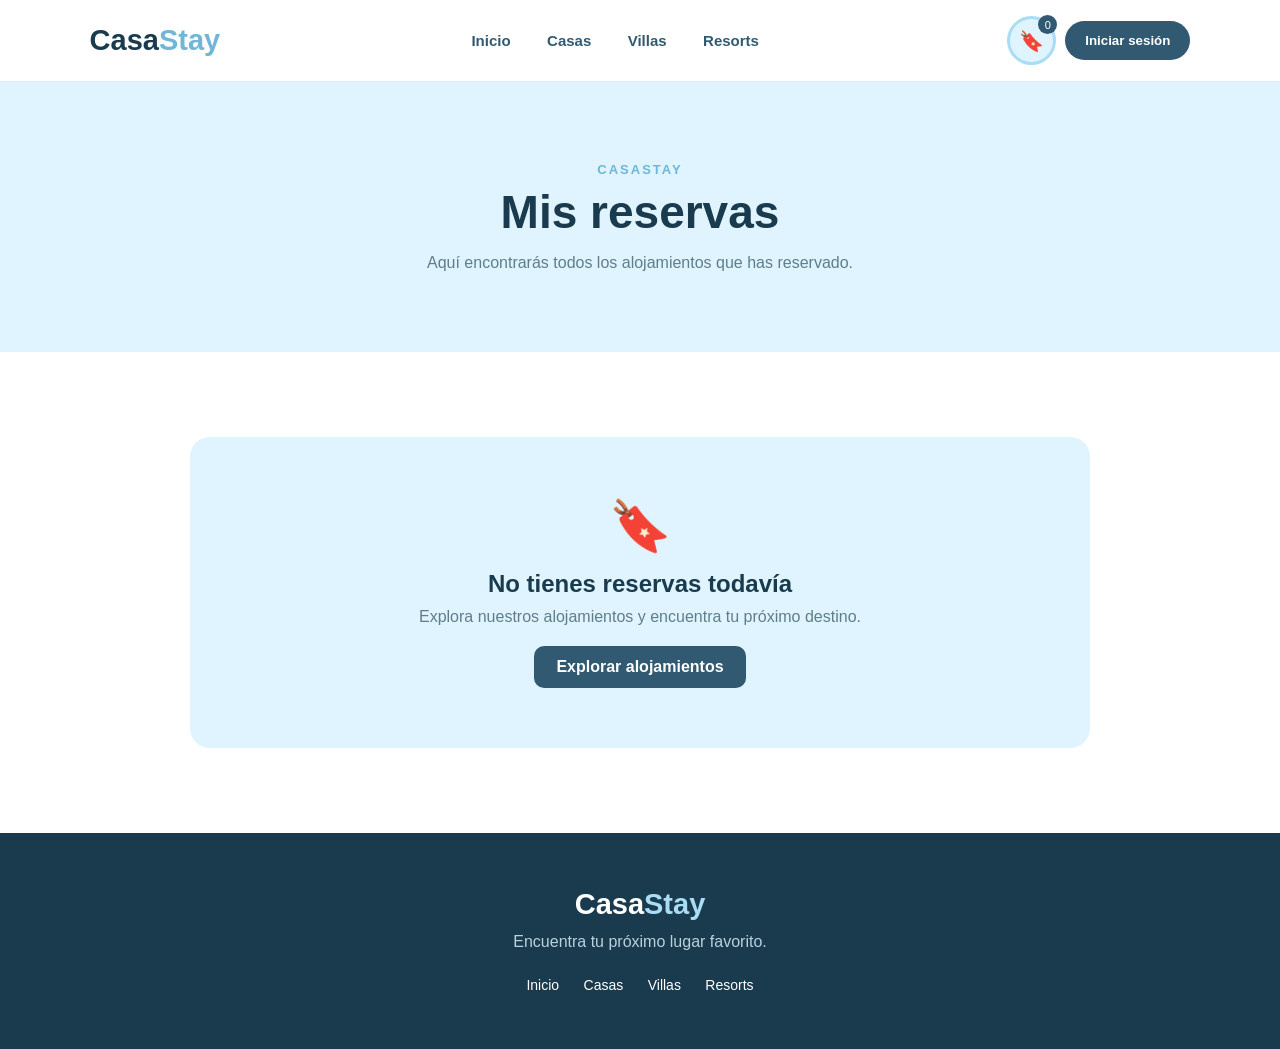
<file: Proyectos/Reservas/reservas.html>
<!DOCTYPE html>
<html lang="es">

<head>

    <meta charset="UTF-8">
    <meta name="viewport" content="width=device-width, initial-scale=1.0">

    <title>CasaStay | Mis reservas</title>

    <link rel="stylesheet" href="style.css">

</head>

<body>


<header class="header">

    <a href="index.html" class="logo">
        Casa<span>Stay</span>
    </a>

    <nav>
        <a href="index.html">Inicio</a>
        <a href="casas.html">Casas</a>
        <a href="villas.html">Villas</a>
        <a href="resorts.html">Resorts</a>
    </nav>

    <div class="acciones">

        <a href="reservas.html" class="reservas-link activo-reserva">
            🔖
            <span id="contadorReservas">0</span>
        </a>

        <button class="login-btn">
            Iniciar sesión
        </button>

    </div>

</header>


<section class="pagina-titulo">

    <p>CASASTAY</p>

    <h1>Mis reservas</h1>

    <span>
        Aquí encontrarás todos los alojamientos que has reservado.
    </span>

</section>


<section class="seccion">

    <div id="listaReservas" class="lista-reservas">

    </div>

</section>


<footer>

    <div class="footer-logo">
        Casa<span>Stay</span>
    </div>

    <p>Encuentra tu próximo lugar favorito.</p>

    <div class="footer-links">
        <a href="index.html">Inicio</a>
        <a href="casa.html">Casas</a>
        <a href="villa.html">Villas</a>
        <a href="resort.html">Resorts</a>
    </div>

</footer>


<script src="script.js"></script>

</body>
</html>
</file>
<file: Proyectos/Consolas/style.css>
* {
    margin: 0;
    padding: 0;
    box-sizing: border-box;
}

html {
    scroll-behavior: smooth;
}

body {
    font-family: Arial, Helvetica, sans-serif;
    color: #111;
}


/* =========================
   HEADER
========================= */

header {
    height: 80px;
    background: white;
    padding: 0 7%;
    border-bottom: 1px solid #ddd;
    position: sticky;
    top: 0;
    z-index: 100;
}

.logo {
    float: left;
    font-size: 26px;
    font-weight: 900;
    line-height: 80px;
    letter-spacing: 1px;
}

.logo span {
    color: #555;
}

nav {
    text-align: center;
    padding-top: 32px;
}

nav a {
    text-decoration: none;
    color: #333;
    font-weight: bold;
    margin: 0 15px;
}

nav a:hover {
    color: #555;
}

.carrito {
    float: right;
    margin-top: -38px;
    border: none;
    background: #111;
    color: white;
    padding: 11px 18px;
    border-radius: 7px;
    cursor: pointer;
}


/* =========================
   INICIO
========================= */

.inicio {
    background: #e5e5e5;
}

.hero {
    min-height: 470px;
    padding: 100px 10%;
    text-align: center;
    background: #dcdcdc;
}

.hero-texto {
    max-width: 850px;
    margin: auto;
}

.hero-texto > p:first-child {
    font-size: 13px;
    font-weight: bold;
    letter-spacing: 3px;
    color: #555;
    margin-bottom: 20px;
}

.hero h1 {
    font-size: 65px;
    line-height: 1.05;
}

.hero h1 span {
    display: block;
    color: #222;
}

.descripcion {
    margin-top: 25px;
    color: #666;
    font-size: 18px;
}


/* =========================
   MARCAS
========================= */

.marcas {
    padding: 90px 8%;
}

.titulo {
    text-align: center;
    margin-bottom: 50px;
}

.titulo p {
    font-size: 13px;
    letter-spacing: 3px;
    font-weight: bold;
    color: #666;
    margin-bottom: 10px;
}

.titulo h2 {
    font-size: 40px;
}


.marcas-grid {
    overflow: hidden;
}


.marca {
    width: 31%;
    height: 350px;
    float: left;
    margin-right: 3.5%;
    border-radius: 18px;
    padding: 45px 35px;
    color: white;
    text-decoration: none;
    position: relative;
    overflow: hidden;
    transition: 0.3s;
}

.marca:last-child {
    margin-right: 0;
}

.marca:hover {
    transform: translateY(-10px);
}


.marca-logo {
    width: 75px;
    height: 75px;
    border: 3px solid white;
    border-radius: 50%;
    text-align: center;
    line-height: 69px;
    font-size: 35px;
    font-weight: bold;
    margin-bottom: 80px;
}


.marca h3 {
    font-size: 28px;
    margin-bottom: 10px;
}

.marca p {
    opacity: 0.8;
    margin-bottom: 20px;
}

.marca span {
    font-weight: bold;
}


/* COLORES */

.playstation {
    background: #006fcd;
}

.nintendo {
    background: #e60012;
}

.xbox {
    background: #107c10;
}


/* =========================
   PAGINAS DE MARCA
========================= */

.pagina-playstation {
    background: #f1f7ff;
}

.pagina-nintendo {
    background: #fff3f3;
}

.pagina-xbox {
    background: #f2fff2;
}


.pagina-playstation .marca-hero {
    background: #006fcd;
}

.pagina-nintendo .marca-hero {
    background: #e60012;
}

.pagina-xbox .marca-hero {
    background: #107c10;
}


.marca-hero {
    height: 380px;
    text-align: center;
    color: white;
    padding-top: 100px;
}

.marca-hero p {
    font-size: 13px;
    letter-spacing: 4px;
    font-weight: bold;
    margin-bottom: 15px;
}

.marca-hero h1 {
    font-size: 75px;
    margin-bottom: 15px;
}

.marca-hero span {
    font-size: 19px;
}


/* =========================
   PRODUCTOS
========================= */

.productos {
    padding: 90px 8%;
}

.titulo-productos {
    text-align: center;
    margin-bottom: 50px;
}

.titulo-productos p {
    font-size: 13px;
    letter-spacing: 3px;
    font-weight: bold;
    margin-bottom: 10px;
}

.pagina-playstation .titulo-productos p {
    color: #006fcd;
}

.pagina-nintendo .titulo-productos p {
    color: #e60012;
}

.pagina-xbox .titulo-productos p {
    color: #107c10;
}

.titulo-productos h2 {
    font-size: 40px;
}


.productos-grid {
    overflow: hidden;
}


.producto {
    width: 31%;
    float: left;
    margin-right: 3.5%;
    background: white;
    padding: 25px;
    border-radius: 15px;
    border: 1px solid #ddd;
    transition: 0.3s;
}

.producto:last-child {
    margin-right: 0;
}

.producto:hover {
    transform: translateY(-7px);
    box-shadow: 0 15px 35px #00000015;
}


.producto-imagen {
    height: 220px;
    background: #f0f0f0;
    border-radius: 10px;
    text-align: center;
    line-height: 220px;
    font-size: 100px;
    margin-bottom: 25px;
}


.producto h3 {
    font-size: 21px;
    margin-bottom: 8px;
}

.producto p {
    color: #777;
    margin-bottom: 15px;
}

.producto strong {
    display: block;
    font-size: 24px;
    margin-bottom: 20px;
}


.producto button {
    width: 100%;
    border: none;
    padding: 13px;
    color: white;
    border-radius: 7px;
    cursor: pointer;
    font-weight: bold;
}


/* BOTONES SEGÚN MARCA */

.pagina-playstation .producto button {
    background: #006fcd;
}

.pagina-nintendo .producto button {
    background: #e60012;
}

.pagina-xbox .producto button {
    background: #107c10;
}


/* =========================
   FOOTER
========================= */

footer {
    background: #111;
    color: white;
    text-align: center;
    padding: 45px;
    clear: both;
}

footer .logo {
    float: none;
    line-height: normal;
}

footer p {
    color: #aaa;
    margin-top: 12px;
}

.copyright {
    font-size: 13px;
    margin-top: 25px;
}
</file>
<file: Proyectos/Control de recidencial/style.css>
* {
    box-sizing: border-box;
    margin: 0;
    padding: 0;
}

html {
    scroll-behavior: smooth;
}

body {
    font-family: Arial, Helvetica, sans-serif;
    background: #ffffff;
    color: #26332d;
}


/* =========================
   HEADER
========================= */

header {
    width: 100%;
    height: 80px;
    border-bottom: 1px solid #e8eee9;
    padding: 0 7%;
    background: #ffffff;
    position: sticky;
    top: 0;
    z-index: 100;
}

.logo {
    float: left;
    height: 80px;
    line-height: 80px;
    font-size: 22px;
    font-weight: bold;
}

.logo span span {
    color: #78a98a;
}

.icono {
    display: inline-block;
    width: 34px;
    height: 34px;
    line-height: 34px;
    text-align: center;
    background: #dcefe2;
    color: #548365;
    border-radius: 9px;
    margin-right: 8px;
    font-size: 16px;
}

nav {
    float: left;
    margin-left: 8%;
    height: 80px;
    line-height: 80px;
}

nav a {
    text-decoration: none;
    color: #52605a;
    margin: 0 16px;
    font-size: 14px;
}

nav a:hover {
    color: #619375;
}

.btn-login {
    float: right;
    margin-top: 20px;
    padding: 11px 22px;
    border: 1px solid #c8dfcf;
    border-radius: 8px;
    background: #ffffff;
    color: #557e62;
    cursor: pointer;
    font-weight: bold;
}

.btn-login:hover {
    background: #eef8f1;
}


/* =========================
   BOTONES
========================= */

.btn-principal {
    border: none;
    background: #79a98a;
    color: white;
    padding: 15px 25px;
    border-radius: 8px;
    font-weight: bold;
    cursor: pointer;
}

.btn-principal:hover {
    background: #638f72;
}

.btn-secundario {
    display: inline-block;
    text-decoration: none;
    color: #557e62;
    border: 1px solid #cbded0;
    padding: 14px 25px;
    border-radius: 8px;
    margin-left: 10px;
    font-weight: bold;
}

.btn-secundario:hover {
    background: #eef8f1;
}


/* =========================
   INICIO
========================= */

.inicio {
    min-height: 650px;
    padding: 100px 9%;
    background: #f7fbf8;
    overflow: hidden;
}

.contenido-inicio {
    float: left;
    width: 52%;
    padding-top: 45px;
}

.etiqueta {
    color: #6b9b79;
    font-size: 12px;
    font-weight: bold;
    letter-spacing: 2px;
    margin-bottom: 18px;
}

h1 {
    font-size: 56px;
    line-height: 1.1;
    color: #24322b;
    margin-bottom: 25px;
}

h1 span,
h2 span {
    color: #76a886;
}

.descripcion {
    color: #6c7972;
    font-size: 17px;
    line-height: 1.7;
    max-width: 550px;
}

.botones {
    margin-top: 30px;
}


/* =========================
   TARJETA RESUMEN
========================= */

.tarjeta-resumen {
    float: right;
    width: 390px;
    background: white;
    padding: 27px;
    border-radius: 18px;
    box-shadow: 0 20px 50px rgba(71, 105, 83, 0.12);
}

.encabezado-tarjeta {
    overflow: hidden;
    border-bottom: 1px solid #edf1ee;
    padding-bottom: 20px;
}

.encabezado-tarjeta p {
    color: #89958e;
    font-size: 12px;
    margin-bottom: 5px;
}

.encabezado-tarjeta h3 {
    font-size: 18px;
}

.estado {
    float: right;
    margin-top: -25px;
    background: #e8f5eb;
    color: #568064;
    padding: 6px 10px;
    border-radius: 20px;
    font-size: 11px;
}

.balance {
    padding: 20px 0;
}

.balance p {
    color: #8a968f;
    font-size: 13px;
}

.balance h2 {
    margin-top: 5px;
    font-size: 28px;
}

.servicio {
    border-top: 1px solid #eef1ef;
    padding: 14px 0;
    overflow: hidden;
}

.servicio strong {
    display: block;
    font-size: 14px;
}

.servicio small {
    color: #929c96;
}

.servicio b {
    float: right;
    margin-top: -28px;
    font-size: 14px;
}

.btn-pagar {
    width: 100%;
    border: none;
    background: #dcefe2;
    color: #527d60;
    padding: 13px;
    border-radius: 8px;
    font-weight: bold;
    cursor: pointer;
}

.btn-pagar:hover {
    background: #cde6d4;
}


/* =========================
   SERVICIOS
========================= */

.servicios {
    padding: 100px 9%;
    text-align: center;
}

.titulo-seccion {
    max-width: 650px;
    margin: auto;
}

.titulo-seccion h2,
.nosotros-texto h2,
.pagos-contenido h2,
.contacto h2 {
    font-size: 38px;
    margin-bottom: 18px;
}

.titulo-seccion > p:last-child {
    color: #77827c;
    line-height: 1.7;
}

.tarjetas-servicios {
    margin-top: 55px;
    overflow: hidden;
}

.card {
    float: left;
    width: 23%;
    margin: 1%;
    padding: 30px 25px;
    border: 1px solid #e5ece7;
    border-radius: 14px;
    text-align: left;
    min-height: 260px;
}

.card:hover {
    border-color: #c4ddcb;
    box-shadow: 0 12px 30px rgba(70, 110, 83, 0.08);
}

.icono-card {
    width: 50px;
    height: 50px;
    line-height: 50px;
    text-align: center;
    background: #eef8f1;
    border-radius: 12px;
    font-size: 22px;
    margin-bottom: 22px;
}

.card h3 {
    margin-bottom: 12px;
}

.card p {
    color: #77827c;
    line-height: 1.6;
    font-size: 14px;
}

.card a {
    display: inline-block;
    margin-top: 20px;
    color: #609170;
    text-decoration: none;
    font-size: 13px;
    font-weight: bold;
}


/* =========================
   PAGOS
========================= */

.pagos {
    background: #f5faf6;
    padding: 100px 9%;
    overflow: hidden;
}

.pagos-contenido {
    float: left;
    width: 42%;
    padding-top: 30px;
}

.pagos-contenido > p {
    color: #77827c;
    line-height: 1.7;
    margin-bottom: 25px;
}

.lista-pagos {
    float: right;
    width: 48%;
    background: white;
    padding: 20px 25px;
    border-radius: 15px;
}

.pago-item {
    overflow: hidden;
    padding: 18px 0;
    border-bottom: 1px solid #edf1ee;
}

.pago-item:last-child {
    border-bottom: none;
}

.pago-icono {
    float: left;
    width: 42px;
    height: 42px;
    line-height: 42px;
    text-align: center;
    background: #eef8f1;
    border-radius: 10px;
    margin-right: 14px;
}

.pago-item strong {
    font-size: 14px;
}

.pago-item p {
    color: #929c96;
    font-size: 12px;
    margin-top: 4px;
}

.pago-item span {
    float: right;
    margin-top: -28px;
    font-weight: bold;
    font-size: 14px;
}


/* =========================
   NOSOTROS
========================= */

.nosotros {
    padding: 110px 9%;
    overflow: hidden;
}

.nosotros-imagen {
    float: left;
    width: 45%;
    height: 360px;
    background: #edf7f0;
    border-radius: 20px;
    text-align: center;
    padding-top: 85px;
}

.circulo {
    width: 190px;
    height: 190px;
    line-height: 190px;
    margin: auto;
    background: #dcefe2;
    border-radius: 50%;
    font-size: 70px;
}

.nosotros-texto {
    float: right;
    width: 48%;
    padding: 35px 0;
}

.nosotros-texto > p {
    color: #77827c;
    line-height: 1.7;
}

.datos {
    margin-top: 35px;
    overflow: hidden;
}

.datos div {
    float: left;
    width: 30%;
}

.datos strong {
    font-size: 24px;
    color: #679576;
}

.datos p {
    color: #89938d;
    margin-top: 5px;
}


/* =========================
   CONTACTO
========================= */

.contacto {
    text-align: center;
    background: #eef8f1;
    padding: 90px 20px;
}

.contacto > p:not(.etiqueta) {
    color: #718078;
    margin-bottom: 25px;
}


/* =========================
   FOOTER
========================= */

footer {
    background: #26352d;
    color: white;
    padding: 30px 9%;
    overflow: hidden;
}

.footer-logo {
    float: left;
    font-size: 18px;
}

footer > p {
    float: right;
    color: #aebbb3;
    font-size: 12px;
    margin-top: 10px;
}


/* =========================
   MODALES
========================= */

.modal {
    display: none;
    position: fixed;
    left: 0;
    top: 0;
    width: 100%;
    height: 100%;
    background: rgba(28, 43, 34, 0.55);
    z-index: 200;
}

.modal-contenido {
    position: relative;
    width: 400px;
    margin: 100px auto;
    background: white;
    padding: 35px;
    border-radius: 15px;
    box-shadow: 0 20px 60px rgba(0, 0, 0, 0.15);
}

.cerrar {
    position: absolute;
    right: 20px;
    top: 15px;
    border: none;
    background: none;
    font-size: 25px;
    color: #89958e;
    cursor: pointer;
}

.modal-logo {
    font-size: 20px;
    font-weight: bold;
    margin-bottom: 25px;
}

.modal-contenido h2 {
    margin-bottom: 8px;
}

.modal-contenido > p {
    color: #89958e;
    margin-bottom: 25px;
}

.modal-contenido input[type="text"],
.modal-contenido input[type="password"] {
    width: 100%;
    padding: 13px;
    border: 1px solid #dce5df;
    border-radius: 7px;
    margin-bottom: 12px;
    outline: none;
}

.modal-contenido input:focus {
    border-color: #82ad90;
}

.btn-modal {
    width: 100%;
    margin: 10px 0 18px;
}

.modal-contenido > a {
    display: block;
    text-align: center;
    color: #669476;
    font-size: 13px;
    text-decoration: none;
}

.pago-modal label {
    display: block;
    padding: 15px;
    background: #f5faf6;
    margin: 10px 0;
    border-radius: 8px;
    cursor: pointer;
    font-size: 14px;
}

.pago-modal label:hover {
    background: #eaf5ed;
}

.pago-modal label input {
    margin-right: 10px;
}

.total-pago {
    border-top: 1px solid #e5ebe7;
    margin-top: 20px;
    padding-top: 20px;
    font-size: 16px;
}

.total-pago strong {
    float: right;
    color: #5e8d6e;
    font-size: 20px;
}


/* =========================
   RESPONSIVE
========================= */

@media (max-width: 900px) {

    nav {
        display: none;
    }

    .contenido-inicio,
    .tarjeta-resumen,
    .pagos-contenido,
    .lista-pagos,
    .nosotros-imagen,
    .nosotros-texto {
        float: none;
        width: 100%;
    }

    .tarjeta-resumen {
        margin-top: 50px;
    }

    .inicio {
        padding-top: 60px;
    }

    .card {
        width: 48%;
        margin: 1%;
    }

    .pagos-contenido {
        margin-bottom: 50px;
    }

    .nosotros-imagen {
        margin-bottom: 40px;
    }
}


@media (max-width: 600px) {

    h1 {
        font-size: 40px;
    }

    .card {
        width: 100%;
        margin: 10px 0;
    }

    .modal-contenido {
        width: 90%;
    }

    footer > p,
    .footer-logo {
        float: none;
        text-align: center;
    }

    footer > p {
        margin-top: 15px;
    }
}
</file>
<file: Proyectos/Reparacion de equipos/style.css>
* {
    margin: 0;
    padding: 0;
    box-sizing: border-box;
}

html {
    scroll-behavior: smooth;
}

body {
    font-family: Arial, Helvetica, sans-serif;
    background: #f7f9fc;
    color: #111827;
}


/* HEADER */

header {
    width: 100%;
    height: 80px;
    background: white;
    border-bottom: 1px solid #e5e7eb;
    padding: 0 7%;
    position: sticky;
    top: 0;
    z-index: 100;
}

.logo {
    float: left;
    font-size: 28px;
    font-weight: bold;
    line-height: 80px;
}

.logo span {
    color: #2563eb;
}

nav {
    text-align: center;
    padding-top: 31px;
}

nav a {
    color: #374151;
    text-decoration: none;
    margin: 0 16px;
    font-size: 15px;
    font-weight: bold;
}

nav a:hover {
    color: #2563eb;
}

.btn-header {
    float: right;
    margin-top: -36px;
    background: #2563eb;
    color: white;
    border: none;
    padding: 12px 20px;
    border-radius: 8px;
    cursor: pointer;
    font-weight: bold;
}

.btn-header:hover {
    background: #1d4ed8;
}


/* HERO */

.hero {
    min-height: 650px;
    padding: 100px 8%;
    background: white;
    overflow: hidden;
}

.hero-text {
    width: 52%;
    float: left;
    padding-top: 45px;
}

.mini-titulo {
    color: #2563eb;
    font-size: 13px;
    font-weight: bold;
    letter-spacing: 2px;
    margin-bottom: 18px;
}

.hero h1 {
    font-size: 65px;
    line-height: 1.05;
    margin-bottom: 25px;
}

.hero h1 span {
    color: #2563eb;
}

.descripcion {
    color: #6b7280;
    font-size: 18px;
    line-height: 1.7;
    max-width: 600px;
}

.botones {
    margin-top: 35px;
}

.btn-principal {
    display: inline-block;
    background: #2563eb;
    color: white;
    padding: 15px 25px;
    border-radius: 8px;
    text-decoration: none;
    font-weight: bold;
    margin-right: 10px;
}

.btn-secundario {
    padding: 14px 25px;
    background: white;
    border: 1px solid #d1d5db;
    border-radius: 8px;
    cursor: pointer;
    font-weight: bold;
}

.btn-secundario:hover {
    border-color: #2563eb;
    color: #2563eb;
}


/* HERO EQUIPO */

.hero-equipo {
    width: 42%;
    height: 450px;
    float: right;
    position: relative;
}

.circulo {
    width: 390px;
    height: 390px;
    background: #e8f0ff;
    border-radius: 50%;
    position: absolute;
    top: 30px;
    left: 60px;
}

.computadora {
    position: absolute;
    font-size: 190px;
    top: 100px;
    left: 130px;
    z-index: 2;
}

.tarjeta {
    position: absolute;
    background: white;
    padding: 15px 20px;
    border-radius: 10px;
    box-shadow: 0 10px 30px #00000015;
    font-weight: bold;
    z-index: 3;
}

.tarjeta1 {
    top: 80px;
    left: 20px;
}

.tarjeta2 {
    bottom: 70px;
    right: 20px;
}


/* SECCIONES */

.seccion {
    padding: 100px 8%;
}

.titulo-seccion {
    text-align: center;
    margin-bottom: 55px;
}

.titulo-seccion p {
    color: #2563eb;
    font-weight: bold;
    letter-spacing: 2px;
    font-size: 13px;
    margin-bottom: 10px;
}

.titulo-seccion h2 {
    font-size: 40px;
    margin-bottom: 12px;
}

.titulo-seccion span {
    color: #6b7280;
}


/* SERVICIOS */

.servicios {
    overflow: hidden;
}

.servicio {
    width: 23%;
    float: left;
    margin-right: 2.66%;
    background: white;
    padding: 30px;
    border-radius: 14px;
    min-height: 330px;
    border: 1px solid #e5e7eb;
    transition: 0.3s;
}

.servicio:last-child {
    margin-right: 0;
}

.servicio:hover {
    transform: translateY(-8px);
    box-shadow: 0 15px 40px #00000010;
}

.icono {
    width: 60px;
    height: 60px;
    background: #e8f0ff;
    border-radius: 12px;
    text-align: center;
    line-height: 60px;
    font-size: 28px;
    margin-bottom: 25px;
}

.servicio h3 {
    font-size: 20px;
    margin-bottom: 15px;
}

.servicio p {
    color: #6b7280;
    line-height: 1.6;
    margin-bottom: 25px;
}

.servicio button {
    border: none;
    background: none;
    color: #2563eb;
    font-weight: bold;
    cursor: pointer;
}


/* EQUIPOS */

.equipos {
    padding: 100px 8%;
    background: #111827;
    color: white;
    overflow: hidden;
}

.equipos .titulo-seccion span {
    color: #9ca3af;
}

.equipo {
    width: 23%;
    height: 300px;
    float: left;
    margin-right: 2.66%;
    border-radius: 15px;
    padding: 30px;
    position: relative;
    overflow: hidden;
    background: #1f2937;
}

.equipo:last-child {
    margin-right: 0;
}

.equipo:before {
    content: "";
    position: absolute;
    width: 180px;
    height: 180px;
    border-radius: 50%;
    background: #2563eb;
    opacity: 0.15;
    right: -50px;
    top: -50px;
}

.equipo div {
    position: absolute;
    bottom: 30px;
    left: 30px;
    right: 20px;
}

.equipo h3 {
    font-size: 25px;
    margin-bottom: 8px;
}

.equipo p {
    color: #d1d5db;
    margin-bottom: 18px;
}

.equipo button {
    padding: 10px 15px;
    background: white;
    color: #111827;
    border: none;
    border-radius: 6px;
    cursor: pointer;
    font-weight: bold;
}


/* NOSOTROS */

.nosotros {
    padding: 110px 10%;
    background: white;
    overflow: hidden;
}

.nosotros-texto {
    width: 58%;
    float: left;
}

.nosotros-texto h2 {
    font-size: 45px;
    margin-bottom: 25px;
}

.nosotros-texto > p {
    color: #6b7280;
    line-height: 1.8;
    margin-bottom: 15px;
    max-width: 650px;
}

.nosotros-card {
    width: 32%;
    float: right;
    background: #eff6ff;
    padding: 50px;
    border-radius: 20px;
    text-align: center;
}

.icono-grande {
    font-size: 70px;
    margin-bottom: 20px;
}

.nosotros-card h3 {
    font-size: 25px;
    margin-bottom: 12px;
}

.nosotros-card p {
    color: #6b7280;
    line-height: 1.6;
}

.estadisticas {
    margin-top: 35px;
}

.estadisticas div {
    display: inline-block;
    margin-right: 45px;
}

.estadisticas strong {
    display: block;
    font-size: 28px;
    color: #2563eb;
}

.estadisticas span {
    color: #6b7280;
    font-size: 14px;
}


/* CONTACTO */

.contacto {
    padding: 100px 8%;
    background: #f7f9fc;
}

form {
    width: 650px;
    max-width: 100%;
    margin: auto;
    background: white;
    padding: 40px;
    border-radius: 15px;
    box-shadow: 0 10px 40px #00000008;
}

form input,
form select,
form textarea {
    width: 100%;
    padding: 15px;
    margin-bottom: 18px;
    border: 1px solid #d1d5db;
    border-radius: 7px;
    font-family: Arial;
    font-size: 15px;
}

form textarea {
    height: 140px;
    resize: none;
}

form button {
    width: 100%;
    padding: 15px;
    border: none;
    background: #2563eb;
    color: white;
    border-radius: 7px;
    font-size: 16px;
    font-weight: bold;
    cursor: pointer;
}

form button:hover {
    background: #1d4ed8;
}


/* FOOTER */

footer {
    background: #0f172a;
    color: white;
    padding: 45px 8%;
    overflow: hidden;
}

footer .logo {
    line-height: normal;
}

footer p {
    color: #9ca3af;
    text-align: center;
    margin-top: 10px;
}

.copyright {
    font-size: 13px;
    margin-top: 30px !important;
}


/* MODAL */

.modal {
    display: none;
    position: fixed;
    z-index: 1000;
    left: 0;
    top: 0;
    width: 100%;
    height: 100%;
    background: #00000080;
}

.modal-contenido {
    width: 400px;
    max-width: 90%;
    background: white;
    border-radius: 15px;
    padding: 40px;
    text-align: center;
    margin: 150px auto;
    position: relative;
}

.cerrar {
    position: absolute;
    right: 15px;
    top: 10px;
    border: none;
    background: none;
    font-size: 30px;
    cursor: pointer;
}

.modal-icono {
    width: 65px;
    height: 65px;
    margin: auto;
    background: #dcfce7;
    color: #16a34a;
    border-radius: 50%;
    line-height: 65px;
    font-size: 30px;
}

.modal-contenido h2 {
    margin: 20px 0 10px;
}

.modal-contenido p {
    color: #6b7280;
    line-height: 1.6;
    margin-bottom: 25px;
}

.modal-contenido > button:last-child {
    background: #2563eb;
    color: white;
    border: none;
    padding: 12px 30px;
    border-radius: 7px;
    cursor: pointer;
}
</file>
<file: Proyectos/Reservas/style.css>
* {
    margin: 0;
    padding: 0;
    box-sizing: border-box;
}

html {
    scroll-behavior: smooth;
}

body {
    font-family: Arial, Helvetica, sans-serif;
    background: #ffffff;
    color: #193B4D;
}

a {
    text-decoration: none;
    color: inherit;
}


/* =========================
   HEADER
========================= */

.header {
    height: 82px;
    padding: 0 7%;

    background: #ffffff;

    display: flex;
    align-items: center;
    justify-content: space-between;

    border-bottom: 1px solid #dcecf3;

    position: sticky;
    top: 0;
    z-index: 100;
}

.logo {
    font-size: 29px;
    font-weight: bold;
    color: #193B4D;
}

.logo span {
    color: #6FB6D9;
}

nav a {
    margin: 0 16px;
    color: #315A72;
    font-size: 15px;
    font-weight: bold;
}

nav a:hover,
nav a.activo {
    color: #6FB6D9;
}

.acciones {
    display: flex;
    align-items: center;
    gap: 12px;
}

.reservas-link {
    position: relative;

    width: 43px;
    height: 43px;

    border-radius: 50%;

    background: #DFF4FF;

    display: flex;
    align-items: center;
    justify-content: center;

    font-size: 20px;
}

.reservas-link span {
    position: absolute;

    top: -4px;
    right: -4px;

    width: 19px;
    height: 19px;

    background: #315A72;
    color: white;

    border-radius: 50%;

    font-size: 11px;

    display: flex;
    align-items: center;
    justify-content: center;
}

.activo-reserva {
    box-shadow: 0 0 0 3px #A9DDF5;
}

.login-btn {
    border: none;
    background: #315A72;
    color: white;

    padding: 12px 20px;

    border-radius: 25px;

    font-weight: bold;
    cursor: pointer;
}


/* =========================
   HERO
========================= */

.hero {
    min-height: 590px;

    background:
        linear-gradient(
            rgba(25,59,77,.55),
            rgba(25,59,77,.55)
        ),
        url("https://images.unsplash.com/photo-1600607687920-4e2a09cf159d?auto=format&fit=crop&w=1800&q=80");

    background-size: cover;
    background-position: center;

    padding: 105px 7%;
}

.hero-contenido {
    max-width: 1100px;
    margin: auto;
}

.etiqueta {
    color: #DFF4FF;
    font-size: 13px;
    font-weight: bold;
    letter-spacing: 3px;
    margin-bottom: 18px;
}

.hero h1 {
    color: white;
    font-size: 62px;
    line-height: 1.05;
    margin-bottom: 20px;
}

.hero h1 span {
    color: #A9DDF5;
}

.hero-contenido > p:not(.etiqueta) {
    color: white;
    font-size: 18px;
    line-height: 1.6;
    max-width: 650px;
    margin-bottom: 40px;
}


/* =========================
   BUSCADOR
========================= */

.buscador {
    background: white;

    padding: 12px;

    border-radius: 18px;

    display: flex;
    align-items: center;

    box-shadow: 0 20px 45px rgba(0,0,0,.18);
}

.campo {
    flex: 1;

    display: flex;
    align-items: center;

    gap: 12px;

    padding: 10px 18px;
}

.campo > span {
    font-size: 21px;
}

.campo label {
    display: block;

    color: #315A72;

    font-size: 12px;
    font-weight: bold;

    margin-bottom: 5px;
}

.campo input {
    border: none;
    outline: none;

    width: 140px;

    color: #193B4D;
    background: transparent;
}

.separador {
    width: 1px;
    height: 40px;
    background: #d8e8ee;
}

.buscar-btn {
    border: none;

    background: #315A72;
    color: white;

    padding: 17px 28px;

    border-radius: 13px;

    font-weight: bold;

    cursor: pointer;
}

.buscar-btn:hover {
    background: #193B4D;
}


/* =========================
   SECCIONES
========================= */

.seccion {
    padding: 85px 7%;
}

.titulo {
    max-width: 1200px;
    margin: auto auto 40px;
}

.titulo p,
.pagina-titulo p {
    color: #6FB6D9;
    font-size: 13px;
    font-weight: bold;
    letter-spacing: 2px;
    margin-bottom: 8px;
}

.titulo h2 {
    font-size: 36px;
}

.titulo-flex {
    display: flex;
    align-items: end;
    justify-content: space-between;
}

.ver-todos {
    color: #315A72;
    font-weight: bold;
}


/* =========================
   CATEGORIAS
========================= */

.categorias {
    max-width: 1200px;

    margin: auto;

    display: grid;
    grid-template-columns: repeat(3,1fr);

    gap: 25px;
}

.categoria {
    background: #DFF4FF;

    padding: 35px;

    border-radius: 22px;

    border: 1px solid #c7e5f1;

    transition: .3s;
}

.categoria:hover {
    transform: translateY(-7px);
    box-shadow: 0 15px 30px rgba(49,90,114,.12);
}

.categoria-icono {
    width: 65px;
    height: 65px;

    background: white;

    border-radius: 18px;

    display: flex;
    align-items: center;
    justify-content: center;

    font-size: 30px;

    margin-bottom: 20px;
}

.categoria h3 {
    font-size: 21px;
    margin-bottom: 10px;
}

.categoria p {
    color: #607d8b;
    line-height: 1.6;
}


/* =========================
   PROPIEDADES
========================= */

.alojamientos {
    background: #f8fcfe;
}

.propiedades-grid {
    max-width: 1200px;
    margin: auto;

    display: grid;
    grid-template-columns: repeat(4,1fr);

    gap: 22px;
}

.propiedad {
    background: white;

    border-radius: 18px;

    overflow: hidden;

    border: 1px solid #e1edf2;

    transition: .3s;
}

.propiedad:hover {
    transform: translateY(-5px);

    box-shadow:
        0 15px 35px rgba(25,59,77,.12);
}

.propiedad-imagen {
    height: 240px;

    position: relative;

    overflow: hidden;
}

.propiedad-imagen img {
    width: 100%;
    height: 100%;

    object-fit: cover;

    transition: .4s;
}

.propiedad:hover img {
    transform: scale(1.05);
}

.tipo {
    position: absolute;

    bottom: 12px;
    left: 12px;

    background: white;

    color: #315A72;

    padding: 7px 12px;

    border-radius: 20px;

    font-size: 12px;
    font-weight: bold;
}

.favorito {
    position: absolute;

    top: 14px;
    right: 14px;

    width: 40px;
    height: 40px;

    border: none;

    background: white;

    border-radius: 50%;

    font-size: 22px;

    cursor: pointer;

    color: #315A72;
}

.favorito.activo {
    background: #DFF4FF;
}

.propiedad-info {
    padding: 18px;
}

.propiedad-info h3 {
    font-size: 18px;
    margin-bottom: 9px;
}

.propiedad-info > p {
    color: #78909c;
    font-size: 13px;
    margin-bottom: 15px;
}

.propiedad-datos {
    display: flex;
    justify-content: space-between;

    margin-bottom: 16px;

    font-size: 13px;
}

.propiedad-datos strong {
    color: #315A72;
}

.btn-propiedad {
    display: block;

    width: 100%;

    padding: 12px;

    text-align: center;

    border-radius: 10px;

    background: #DFF4FF;

    color: #315A72;

    font-size: 14px;
    font-weight: bold;
}

.btn-propiedad:hover {
    background: #315A72;
    color: white;
}


/* =========================
   BANNER
========================= */

.banner {
    margin: 50px 7% 90px;

    min-height: 400px;

    background: #315A72;

    border-radius: 25px;

    overflow: hidden;

    display: flex;
}

.banner > div {
    width: 50%;
    padding: 65px;
}

.banner > div > p:first-child {
    color: #A9DDF5;

    font-weight: bold;
    letter-spacing: 2px;
}

.banner h2 {
    color: white;

    font-size: 42px;

    margin: 15px 0;
}

.banner-texto {
    color: #DFF4FF;

    line-height: 1.7;

    margin-bottom: 25px;
}

.banner-btn {
    display: inline-block;

    background: #A9DDF5;

    color: #193B4D;

    padding: 13px 22px;

    border-radius: 25px;

    font-weight: bold;
}

.banner img {
    width: 50%;
    object-fit: cover;
}


/* =========================
   TITULO DE PAGINAS
========================= */

.pagina-titulo {
    text-align: center;

    padding: 80px 20px;

    background: #DFF4FF;
}

.pagina-titulo h1 {
    font-size: 46px;

    margin-bottom: 15px;
}

.pagina-titulo span {
    color: #607d8b;
}


/* =========================
   DETALLE
========================= */

.detalle {
    max-width: 1200px;

    margin: auto;

    padding: 45px 20px 90px;
}

.volver {
    color: #315A72;

    font-weight: bold;

    display: inline-block;

    margin-bottom: 30px;
}

.detalle-header {
    display: flex;

    align-items: end;

    justify-content: space-between;

    margin-bottom: 25px;
}

.detalle-tipo {
    color: #6FB6D9;

    font-weight: bold;

    letter-spacing: 2px;

    font-size: 13px;
}

.detalle-header h1 {
    font-size: 42px;

    margin: 8px 0;
}

.detalle-header p:last-child {
    color: #78909c;
}

.detalle-rating {
    background: #DFF4FF;

    padding: 10px 16px;

    border-radius: 20px;

    font-weight: bold;
}

.galeria {
    height: 500px;

    display: grid;

    grid-template-columns: 2fr 1fr;

    gap: 12px;

    overflow: hidden;

    border-radius: 20px;
}

.galeria > img {
    width: 100%;
    height: 100%;

    object-fit: cover;
}

.galeria-secundaria {
    display: grid;

    grid-template-rows: 1fr 1fr;

    gap: 12px;
}

.galeria-secundaria img {
    width: 100%;
    height: 100%;

    object-fit: cover;
}

.detalle-contenido {
    display: grid;

    grid-template-columns: 1.6fr 1fr;

    gap: 70px;

    margin-top: 50px;
}

.descripcion h2 {
    margin-bottom: 15px;
}

.descripcion > p {
    color: #607d8b;

    line-height: 1.8;

    max-width: 650px;
}

.servicios {
    margin-top: 35px;

    display: grid;

    grid-template-columns: repeat(2,1fr);

    gap: 22px;
}

.servicios div {
    display: grid;

    grid-template-columns: 35px 1fr;

    column-gap: 10px;

    color: #315A72;
}

.servicios strong {
    color: #193B4D;
}

.servicios span {
    grid-column: 2;

    color: #78909c;

    font-size: 13px;
}


/* =========================
   PANEL RESERVA
========================= */

.panel-reserva {
    padding: 28px;

    border: 1px solid #d9e8ee;

    border-radius: 20px;

    box-shadow: 0 12px 30px rgba(25,59,77,.08);

    height: fit-content;
}

.panel-reserva h2 {
    margin-bottom: 25px;
}

.panel-reserva h2 small {
    color: #78909c;

    font-size: 14px;

    font-weight: normal;
}

.panel-reserva label {
    display: block;

    color: #315A72;

    font-size: 13px;

    font-weight: bold;

    margin: 15px 0 7px;
}

.panel-reserva input {
    width: 100%;

    padding: 12px;

    border: 1px solid #cfe2ea;

    border-radius: 9px;

    outline: none;
}

.total {
    border-top: 1px solid #e1edf2;

    margin-top: 25px;
    padding-top: 20px;

    display: flex;

    justify-content: space-between;

    font-size: 19px;
}

.reservar-grande {
    width: 100%;

    border: none;

    background: #315A72;

    color: white;

    padding: 15px;

    border-radius: 10px;

    margin-top: 20px;

    font-weight: bold;

    cursor: pointer;
}

.reservar-grande:hover {
    background: #193B4D;
}

.nota {
    text-align: center;

    color: #8aa0aa;

    font-size: 11px;

    margin-top: 12px;
}


/* =========================
   RESERVAS
========================= */

.lista-reservas {
    max-width: 900px;

    margin: auto;
}

.reserva-card {
    background: white;

    border: 1px solid #dcecf3;

    border-radius: 20px;

    margin-bottom: 25px;

    padding: 20px;

    display: flex;

    gap: 25px;

    box-shadow: 0 8px 25px rgba(25,59,77,.06);
}

.reserva-card img {
    width: 220px;
    height: 170px;

    object-fit: cover;

    border-radius: 15px;
}

.reserva-info {
    flex: 1;
}

.reserva-info .reserva-tipo {
    color: #6FB6D9;

    font-size: 12px;

    font-weight: bold;

    letter-spacing: 1px;
}

.reserva-info h2 {
    font-size: 23px;

    margin: 5px 0 8px;
}

.reserva-info p {
    color: #718994;

    font-size: 14px;

    margin: 7px 0;
}

.reserva-total {
    color: #315A72;

    font-size: 20px;

    font-weight: bold;

    margin-top: 15px;
}

.cancelar {
    border: none;

    background: #eef8fc;

    color: #315A72;

    padding: 9px 15px;

    border-radius: 8px;

    cursor: pointer;

    margin-top: 12px;
}

.cancelar:hover {
    background: #315A72;

    color: white;
}

.sin-reservas {
    text-align: center;

    background: #DFF4FF;

    padding: 60px 20px;

    border-radius: 20px;
}

.sin-reservas .icono {
    font-size: 50px;

    margin-bottom: 15px;
}

.sin-reservas h2 {
    margin-bottom: 10px;
}

.sin-reservas p {
    color: #607d8b;

    margin-bottom: 20px;
}

.btn-explorar {
    display: inline-block;

    background: #315A72;

    color: white;

    padding: 12px 22px;

    border-radius: 10px;

    font-weight: bold;
}


/* =========================
   FOOTER
========================= */

footer {
    background: #193B4D;

    color: white;

    text-align: center;

    padding: 55px 20px;
}

.footer-logo {
    font-size: 29px;

    font-weight: bold;
}

.footer-logo span {
    color: #A9DDF5;
}

footer > p {
    color: #b9d1dc;

    margin: 12px 0 25px;
}

.footer-links a {
    margin: 0 10px;

    color: white;

    font-size: 14px;
}

footer small {
    display: block;

    margin-top: 30px;

    color: #89a5b2;
}


/* =========================
   RESPONSIVE
========================= */

@media (max-width: 1000px) {

    nav {
        display: none;
    }

    .propiedades-grid {
        grid-template-columns: repeat(2,1fr);
    }

    .categorias {
        grid-template-columns: 1fr;
    }

    .buscador {
        flex-wrap: wrap;
    }

    .campo {
        min-width: 45%;
    }

    .separador {
        display: none;
    }

    .buscar-btn {
        width: 100%;
    }

    .detalle-contenido {
        grid-template-columns: 1fr;
    }

}


@media (max-width: 650px) {

    .header {
        padding: 0 20px;
    }

    .login-btn {
        display: none;
    }

    .hero {
        padding: 70px 20px;
    }

    .hero h1 {
        font-size: 40px;
    }

    .buscador {
        display: block;
    }

    .campo {
        width: 100%;
    }

    .seccion {
        padding: 60px 20px;
    }

    .propiedades-grid {
        grid-template-columns: 1fr;
    }

    .titulo-flex {
        display: block;
    }

    .ver-todos {
        display: inline-block;

        margin-top: 15px;
    }

    .banner {
        margin: 20px;

        display: block;
    }

    .banner > div,
    .banner img {
        width: 100%;
    }

    .banner > div {
        padding: 40px 25px;
    }

    .banner h2 {
        font-size: 34px;
    }

    .pagina-titulo h1 {
        font-size: 34px;
    }

    .detalle-header {
        display: block;
    }

    .detalle-header h1 {
        font-size: 32px;
    }

    .detalle-rating {
        display: inline-block;

        margin-top: 15px;
    }

    .galeria {
        height: 350px;

        grid-template-columns: 1fr;
    }

    .galeria-secundaria {
        display: none;
    }

    .servicios {
        grid-template-columns: 1fr;
    }

    .reserva-card {
        display: block;
    }

    .reserva-card img {
        width: 100%;
        height: 220px;
    }

}
</file>
